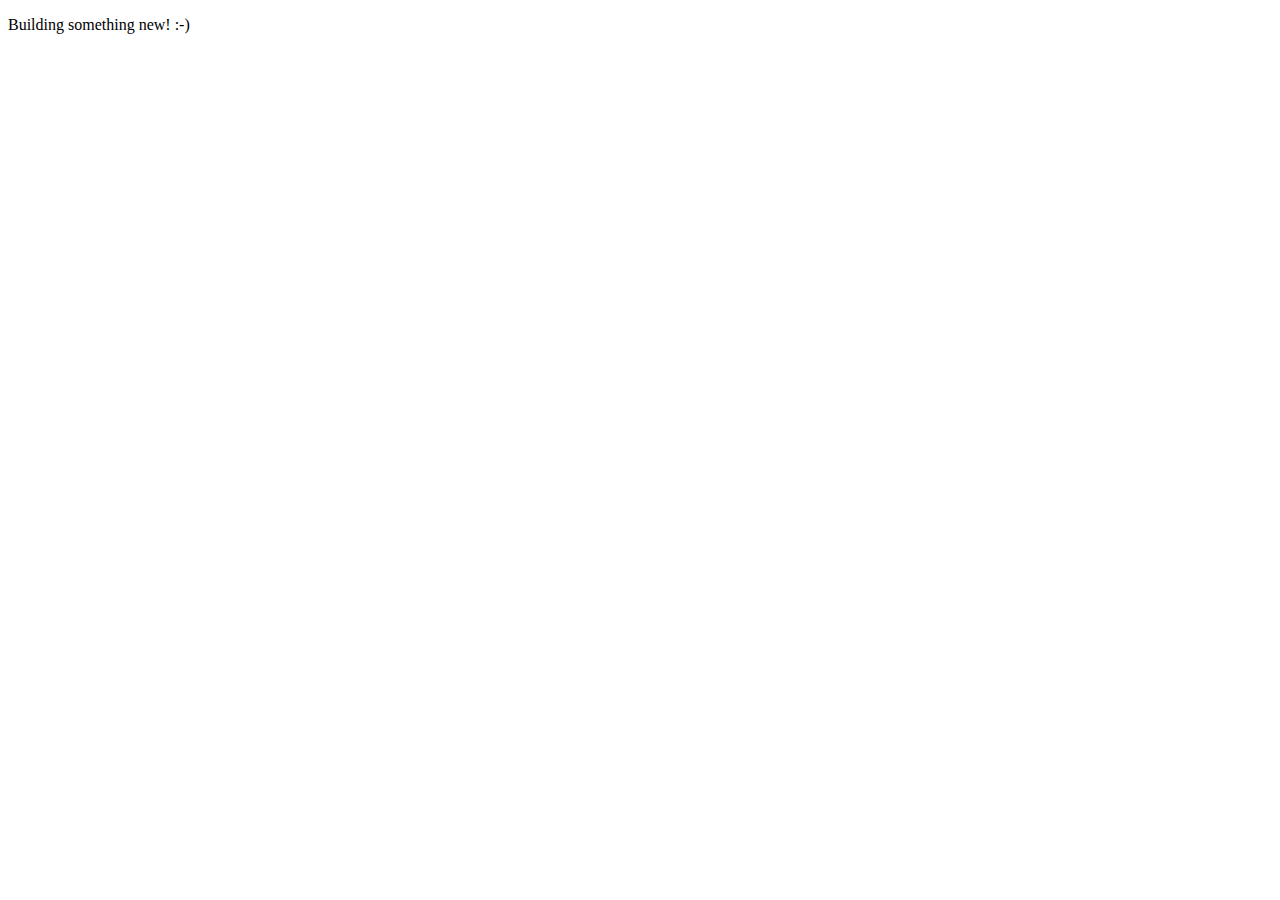
<file: index.html>
<!DOCTYPE html>
<html>
<head>
  <meta charset="utf-8">
  <meta name="viewport" content="width=device-width, initial-scale=1">
  <title>Daniel Diez</title>
</head>
<body>
  <p>Building something new! :-)</p>
</body>
</html>
</file>
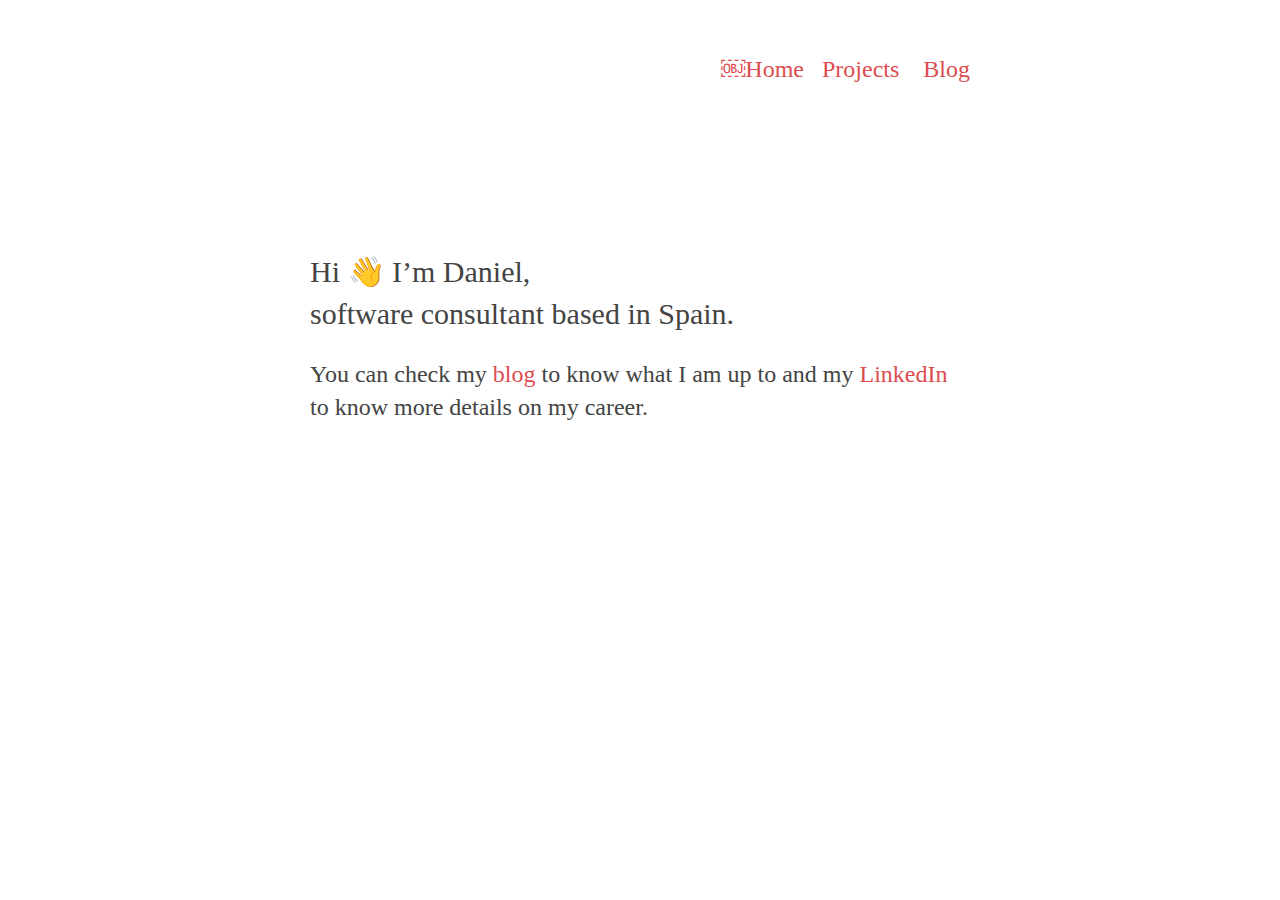
<file: panda_version/index.html>
<!DOCTYPE html>
<html>
    <head>
        <title>index</title>
        <meta charset="utf-8" />
        <meta name="viewport" content="width=device-width, initial-scale=1">
        <meta name="bear-note-unique-identifier" content="">
        <meta name="created" content=""/>
        <meta name="modified" content=""/>
        <meta name="tags" content=""/>
        <meta name="last device" content=""/>
        
    </head>
        <style>
             body {
   --base-background-color: #ffffff;
   --document-background-color: var(--base-background-color);
 }

.document-wrapper {
  /* Constants used to transform theme values to CSS */
  --transform-line-height-factor: 1.17;

  /* From template */
  --base-text-color: #444444;
  --base-text-secondary-color: #888888;
  --base-text-tertiary-color: #d9d9d9;
  --base-background-color: #ffffff;
  --base-background-secondary-color: #F3F5F7;
  --base-background-tertiary-color: #E4E5E6;
  --base-stroke-color: #d9d9d9;
  --base-stroke-secondary-color: #d9d9d9;
  --base-accent-color: #DD4C4F;
  --base-highlight-color: #D3FFA4;

  --document-background-color: var(--base-background-color);
  --document-text-color: var(--base-text-color);
  --document-text-secondary-color: var(--base-text-secondary-color);
  --document-text-light-color: var(--base-text-secondary-color);
  --document-accent-color: var(--base-accent-color);
  --document-cursor-color: var(--base-accent-color);
  --document-link-color: var(--base-accent-color);
  --document-list-marker-color: var(--base-accent-color);
  --document-marker-color: var(--base-text-tertiary-color);
  --document-selection-color: var(--base-selection-color);
  --document-selection-inactive-color: var(--base-background-tertiary-color);
  --document-text-font: "AvenirNext-Regular";
  --document-text-size: 15px;
  --document-line-height-multiplier: calc(
    1.5 * var(--transform-line-height-factor)
  );

  --document-headers-text-color: var(--base-text-color);
  --document-headers-font: "AvenirNext-Medium";
  --document-headers-modular-scale: 1.125;
  --document-headers-line-height-multiplier: calc(
    1.4 * var(--transform-line-height-factor)
  );
  --document-headers-add-top-bottom-padding: 1;
  --document-headers-padding-top-multiplier: 0.5;
  --document-headers-padding-bottom-multiplier: 0.3;

  --document-code-text-color: var(--base-text-color);
  --document-code-border-color: var(--base-text-tertiary-color);
  --document-code-background-color: var(--base-background-secondary-color);
  --document-code-font: "Menlo-Regular";
  --document-code-text-size-multiplier: 0.91;

  --document-code-syntax-highlight-comment: #65798c;
  --document-code-syntax-highlight-constant: #0095c9;
  --document-code-syntax-highlight-number: #0095c9;
  --document-code-syntax-highlight-string: #d12f1b;
  --document-code-syntax-highlight-entity: #4a838b;
  --document-code-syntax-highlight-keyword: #ad3da4;
  --document-code-syntax-highlight-function: #4a838b;
  --document-code-syntax-highlight-variable: #4a838b;

  --document-task-background-color: var(--base-background-color);
  --document-task-border-color: var(--base-text-secondary-color);
  --document-task-check-color: var(--base-text-color);

  --document-tag-background-color: var(--base-background-tertiary-color);
  --document-tag-text-color: var(--base-text-color);
  --document-tag-marker-color: var(--base-text-secondary-color);

  --document-highlighter-background-color: var(--base-highlight-color);
  --document-highlighter-text-color: var(--base-text-color);

  --document-file-fold-color: var(--base-background-tertiary-color);
  --document-file-background-color: var(--base-background-secondary-color);

  --document-separator-border-color: var(--base-stroke-secondary-color);

  --document-table-border-color: var(--base-stroke-secondary-color);
  --document-table-cell-background-color: var(--base-background-color);
  --document-table-cell-alternate-background-color: var(
    --base-background-secondary-color
  );
}

/******************************************/
/* Reset */

.document-wrapper div,
.document-wrapper span,
.document-wrapper applet,
.document-wrapper object,
.document-wrapper iframe,
.document-wrapper h1,
.document-wrapper h2,
.document-wrapper h3,
.document-wrapper h4,
.document-wrapper h5,
.document-wrapper h6,
.document-wrapper p,
.document-wrapper blockquote,
.document-wrapper pre,
.document-wrapper a,
.document-wrapper abbr,
.document-wrapper acronym,
.document-wrapper address,
.document-wrapper big,
.document-wrapper cite,
.document-wrapper code,
.document-wrapper del,
.document-wrapper dfn,
.document-wrapper em,
.document-wrapper ins,
.document-wrapper kbd,
.document-wrapper q,
.document-wrapper s,
.document-wrapper samp,
.document-wrapper small,
.document-wrapper strike,
.document-wrapper strong,
.document-wrapper tt,
.document-wrapper var,
.document-wrapper b,
.document-wrapper u,
.document-wrapper i,
.document-wrapper center,
.document-wrapper dl,
.document-wrapper dt,
.document-wrapper dd,
.document-wrapper ol,
.document-wrapper ul,
.document-wrapper li,
.document-wrapper fieldset,
.document-wrapper form,
.document-wrapper label,
.document-wrapper legend,
.document-wrapper table,
.document-wrapper caption,
.document-wrapper tbody,
.document-wrapper tfoot,
.document-wrapper thead,
.document-wrapper tr,
.document-wrapper th,
.document-wrapper td,
.document-wrapper article,
.document-wrapper aside,
.document-wrapper canvas,
.document-wrapper details,
.document-wrapper embed,
.document-wrapper figure,
.document-wrapper figcaption,
.document-wrapper footer,
.document-wrapper header,
.document-wrapper hgroup,
.document-wrapper menu,
.document-wrapper nav,
.document-wrapper output,
.document-wrapper ruby,
.document-wrapper section,
.document-wrapper summary,
.document-wrapper time,
.document-wrapper mark,
.document-wrapper audio,
.document-wrapper video {
  all:unset;
}

.document-wrapper *:before,
.document-wrapper *:after {
  all: unset;
}

/******************************************/
/* Derived CSS variables */

.document-wrapper  {
  --document-inline-padding-top-bottom: 0.25em;
  --document-inline-padding-left-right: 0.25em;

  --header-1-font-size: 2em;
  --header-2-font-size: 1.6em;
  --header-3-font-size: 1.27em;

  --document-hairline-width: calc(var(--document-text-size) / 15);
}

/******************************************/
/* General settings */

body {
  background-color: var(--document-background-color);
  text-rendering: optimizeLegibility;
}

.document-wrapper {
  box-sizing: border-box;

  background-color: var(--document-background-color);
  color: var(--document-text-color);

  font-family: var(--document-text-font);
  font-size: var(--document-text-size);
  line-height: var(--document-line-height-multiplier);

  min-height: 100%;
  max-width: 48em;
  width: 100%;
  tab-size: 4;
  margin: 0 auto;
  padding: 0 2em;
}

.document-wrapper:focus-visible {
  outline: none;
}

.document-wrapper .marker {
  color: var(--document-marker-color);
  display: none;
}

.document-wrapper [data-direction="2"] {
  direction: rtl;
}

/******************************************/
/* Paragraphs */

.document-wrapper p {
  display: block;
}

/******************************************/
/* Blank lines */

.document-wrapper p.blank-line::before {
  /* Force empty lines to take up space. */
  content: " ";
}

/******************************************/
/* Headings */

.document-wrapper h1,
.document-wrapper h2,
.document-wrapper h3,
.document-wrapper h4,
.document-wrapper h5,
.document-wrapper h6 {
  font-family: var(--document-headers-font);
  display: block;
  line-height: var(--document-headers-line-height-multiplier);
}

.document-wrapper h1 {
  font-size: var(--header-1-font-size);
  padding-block-start: 0.8em;
  padding-block-end: 0.33em;
}

.document-wrapper h2 {
  font-size: var(--header-2-font-size);
  padding-block-start: 0.66em;
  padding-block-end: 0.27em;
}

.document-wrapper h3 {
  font-size: var(--header-3-font-size);
  padding-block-start: 0.53em;
  padding-block-end: 0.27em;
}

.document-wrapper h4,
.document-wrapper h5,
.document-wrapper h6 {
  padding-block-start: 0.4em;
  padding-block-end: 0.27em;
}

/* Setext headings */

.document-wrapper h1.setext {
  border-bottom: calc(2 * var(--document-hairline-width)) solid
    var(--document-separator-border-color);
  padding-bottom: 0.6em;
  margin-bottom: 0.45em;
}

.document-wrapper h2.setext {
  border-bottom: calc(2 * var(--document-hairline-width)) solid
    var(--document-separator-border-color);
  padding-bottom: 0.6em;
  margin-bottom: 0.2em;
}

.document-wrapper .setext-heading-marker + .line-ending {
  display: none;
}

/******************************************/
/* Lists */

.document-wrapper ul,
.document-wrapper ol {
  display: block;
  padding-inline-start: 2.13em;
}

.document-wrapper li {
  display: list-item;
  color: var(--document-text-color);
}

.document-wrapper li > p {
  /* If not inline, it will be put on a new line after the list item ::marker that is inline. */
  display: inline;
}

.document-wrapper li > p > .space:first-child {
  /* Hide space used for indentation. */
  display: none;
}

/* Unordered lists */

.document-wrapper ul {
  list-style-type: disc;
}

.document-wrapper li ul {
  list-style: circle;
}

.document-wrapper li li ul {
  list-style: disc; /* should be black diamond, but that is not supported */
}

.document-wrapper li li li ul {
  list-style: circle; /* should be white diamond, but that is not supported */
}

.document-wrapper li li li li ul {
  list-style: disc;
}

.document-wrapper li li li li li ul {
  list-style: circle;
}

.document-wrapper li li li li li li ul {
  list-style: disc; /* should be black diamond, but that is not supported */
}

.document-wrapper li li li li li li li ul {
  list-style: circle; /* should be white diamond, but that is not supported */
}

.document-wrapper li::marker {
  color: var(--document-list-marker-color);
}

/* Ordered lists */

.document-wrapper ol {
  list-style-type: none;
  counter-reset: custom-list-item calc(var(--data-list-start, 1) - 1);
}

.document-wrapper ol > li {
  counter-increment: custom-list-item;
  position: relative;
}

.document-wrapper ol > li::before {
  content: counter(custom-list-item) ". ";
  color: var(--document-list-marker-color);
  position: absolute;
  transform: translate(calc(-100% - 0.33em), 0);
}

.document-wrapper ol > li[data-big-number="true"] {
  margin-inline-start: -2.05em;
}

.document-wrapper ol > li[data-big-number="true"]::before {
  position: static;
  padding-inline-end: 0.25em;
}

.document-wrapper ol > li[data-list-type="1"]:before {
  content: counter(custom-list-item) ") ";
}

.document-wrapper ol[data-direction="2"] > li::before,
.document-wrapper [data-direction="2"] ol > li::before {
  transform: translate(calc(100% + 0.33em), 0);
}

/* Task lists */

.document-wrapper li[role="checkbox"] {
  list-style: none;
  position: relative;
}

.document-wrapper li[aria-checked="true"] {
  color: var(--document-text-secondary-color);
}

.document-wrapper .todo-checkbox {
    display: inline-block;
    margin-left: -1.7em;
    margin-right: 0.5em;
}

.document-wrapper .todo-checkbox svg {
  display: inline-block;
  margin-bottom: -0.3em;
}

/******************************************/
/* Blockquote */

.document-wrapper blockquote {
  display: block;
  padding-inline-start: 2.13em;
  position: relative;
}

.document-wrapper blockquote::before {
  content: "";
  position: absolute;
  top: 0.2em;
  left: 1em;
  width: 0.13em;
  height: calc(100% - 0.4em);
  border: var(--document-hairline-width) solid var(--document-list-marker-color);
  border-radius: 0.33em;
}

.document-wrapper blockquote[data-direction="2"]::before,
.document-wrapper [data-direction="2"] blockquote::before {
  left: 0;
  right: 1em;
}

.document-wrapper blockquote::before {
  background-color: var(--document-list-marker-color);
}

.document-wrapper blockquote blockquote::before {
  background-color: transparent;
}

.document-wrapper blockquote blockquote blockquote::before {
  background-color: var(--document-list-marker-color);
}

.document-wrapper blockquote blockquote blockquote blockquote::before {
  background-color: transparent;
}

.document-wrapper blockquote blockquote blockquote blockquote blockquote::before {
  background-color: var(--document-list-marker-color);
}

.document-wrapper
  blockquote
  blockquote
  blockquote
  blockquote
  blockquote
  blockquote::before {
  background-color: transparent;
}

/******************************************/
/* Thematic breaks */

.document-wrapper hr {
  display: block;
  margin-block-start: calc(var(--document-line-height-multiplier) * 0.5em);
  margin-block-end: calc(var(--document-line-height-multiplier) * -0.5em);
  border-top: var(--document-hairline-width) solid
    var(--document-separator-border-color);
}

/******************************************/
/* Code, HTML and YAML blocks */

.document-wrapper pre {
  display: block;
  white-space: pre-wrap;
  font-family: var(--document-code-font), monospace;
  font-size: var(--document-code-text-size-multiplier);
}

.document-wrapper pre.indented-code,
.document-wrapper pre.fenced-code,
.document-wrapper pre.yaml {
  color: var(--document-code-text-color);
  background-color: var(--document-code-background-color);
  border-radius: 0.25em;
}

.document-wrapper pre.indented-code {
  /* Have indent for wrapped lines. */
  padding-inline-start: 2.13em;
}

.document-wrapper pre.fenced-code,
.document-wrapper pre.yaml {
  padding: 0 0.5em;
}

.document-wrapper .fenced-code *,
.document-wrapper .indented-code .space,
.document-wrapper .yaml-marker + .line-ending {
  display: none;
}
.document-wrapper .fenced-code-content,
.document-wrapper .fenced-code-content * {
  display: inline;
}
.document-wrapper .fenced-code-content .marker,
.document-wrapper .fenced-code-content .space {
  display: none;
}

.document-wrapper .fenced-code::before {
  /* Force empty code block to take up space by inserting a zero-width-space. */
  content: "\200B";
}

/******************************************/
/* Inline code */

.document-wrapper code {
  font-family: var(--document-code-font), monospace;
  font-size: var(--document-code-text-size-multiplier);
  padding: var(--document-inline-padding-top-bottom)
    var(--document-inline-padding-left-right);
  color: var(--document-code-text-color);
  background-color: var(--document-code-background-color);
  font-weight: normal;
  font-style: normal;
  display: block;
  border-radius: 0.25em;
}

.document-wrapper code.code-inline {
  display: inline;
}

.document-wrapper mark code {
  color: var(--document-text-color);
  background-color: var(--document-highlighter-background-color);
}

/******************************************/
/* Emphasis and strong */

.document-wrapper em,
.document-wrapper i {
  /*font-style: italic;*/
  font-family: "AvenirNext-Italic";
}

.document-wrapper strong,
.document-wrapper b {
  /*font-weight: bold;*/
  font-family: "AvenirNext-Bold";
}

/******************************************/
/* Highlight */

.document-wrapper mark {
  color: var(--document-text-color);
  background-color: var(--document-highlighter-background-color);
  text-decoration: inherit;
  padding: var(--document-inline-padding-top-bottom)
    var(--document-inline-padding-left-right);
  unicode-bidi: embed;
  border-radius: 0.25em;
}

/******************************************/
/* Underline and strike through */

.document-wrapper u {
  text-decoration: underline;
  text-decoration-color: var(--document-accent-color);
  unicode-bidi: embed;
}

.document-wrapper strike,
.document-wrapper s {
  text-decoration: line-through;
}

/******************************************/
/* Links, Wiki links, and images */

.document-wrapper a {
  color: var(--document-link-color);
  unicode-bidi: embed;
  cursor: pointer;
}

.document-wrapper a:hover {
  text-decoration: inherit;
}

.document-wrapper .link-destination,
.document-wrapper .link-title,
.document-wrapper .link-label,
.document-wrapper .link .space,
.document-wrapper .image-destination,
.document-wrapper .image-title,
.document-wrapper .image-label,
.document-wrapper .image .space {
  display: none;
}

.document-wrapper .wiki-separator-marker {
  display: inline;
  color: inherit;
}

/******************************************/
/* Link definitions */

.document-wrapper div.link-definition {
  display: block;
}

.document-wrapper .link-definition-title {
  color: var(--document-text-light-color);
}

.document-wrapper .link-definition-separator {
  display: inline;
}

/******************************************/
/* Footnotes */

.document-wrapper div.footnote {
  display: block;
}

.document-wrapper .footnote-separator {
  display: inline;
}

.document-wrapper .footnote-ref {
  font-size: 0.9em;
  vertical-align: super;
}

/******************************************/
/* Hard linebreak */

.document-wrapper .hard-linebreak-marker {
  display: none;
}

/******************************************/
/* Entities */

.document-wrapper span.entity {
  direction: ltr;
  unicode-bidi: embed;
  color: var(--document-code-syntax-highlight-entity);
}

.document-wrapper .entity-marker {
  display: inline;
}

/******************************************/
/* backslash escapes */

.document-wrapper span.escape {
  unicode-bidi: embed;
}

/******************************************/
/* Color */

.document-wrapper .color {
  font-family: var(--document-code-font), monospace;
  font-size: var(--document-code-text-size-multiplier);
  padding-inline-start: 1.2em;
  position: relative;
  direction: ltr;
  unicode-bidi: embed;
}

.document-wrapper .color::before {
  content: "";
  position: absolute;
  width: 0.9em;
  height: 0.9em;
  left: 0em;
  bottom: 0em;
  transform: translateY(-15%);
  border: var(--document-hairline-width) solid rgb(0, 0, 0, 0.3);
  border-radius: 0.9em;
  background-color: var(--data-color);
}

.document-wrapper .color-marker {
  display: inline;
}

/******************************************/
/* Hashtag */

.document-wrapper .hashtag {
  color: var(--document-tag-text-color);
  background-color: var(--document-tag-background-color);
  border-radius: 1em;
  padding: calc(
      var(--document-inline-padding-top-bottom) - 2 * var(--document-hairline-width)
    )
    calc(var(--document-inline-padding-left-right) + 0.3em);
  unicode-bidi: embed;
}

.document-wrapper .hashtag > .marker {
  display: inline;
  color: var(--document-tag-marker-color);
  padding: 0;
}

/******************************************/
/* Replace */

.document-wrapper .replace .text {
  display: none;
}

/******************************************/
/* Table */

.document-wrapper table {
  display: block; /* To allow for overflow with scroll bars. */
  max-width: fit-content;
  overflow-x: auto;
  border-collapse: separate; /* Can't use border collapse with rounded corners. */
  border-spacing: 0;
  border: var(--document-hairline-width) solid var(--document-table-border-color);
  border-radius: 0.33em;
  margin-bottom: calc(var(--document-line-height-multiplier) * 1em);
}

.document-wrapper table[data-direction="2"] {
  /* We force the ordering of the table rows to be the same as left-to-right,
  while keeping the alignment to right. */
  margin-left: auto;
  direction: ltr;
}

.document-wrapper tr {
  display: table-row;
  background-color: var(--document-table-cell-background-color);
}

.document-wrapper tr.header-row,
.document-wrapper tr:nth-child(odd) {
  background-color: var(--document-table-cell-alternate-background-color);
}

.document-wrapper tr.delimiter-row {
  display: none;
}

.document-wrapper th {
  /*font-weight: bold;*/
  font-family: "AvenirNext-Bold";
  text-align: left;
}

.document-wrapper td,
.document-wrapper th {
  box-sizing: border-box;
  display: table-cell;
  padding: 0.37em 0.75em;
  min-width: 5em;
  border-right: var(--document-hairline-width) solid
    var(--document-table-border-color);
}

.document-wrapper td:last-of-type,
.document-wrapper th:last-of-type {
  border: none;
}

.document-wrapper table[data-direction="2"] td {
  margin-left: auto;
}

.document-wrapper td[data-alignment="1"] {
  text-align: left;
}

.document-wrapper td[data-alignment="2"] {
  text-align: right;
}

.document-wrapper td[data-alignment="3"] {
  text-align: center;
}

/******************************************/
/* Code Highlighting */

.document-wrapper .code_comment {
    color: var(--document-code-syntax-highlight-comment);
}

.document-wrapper .code_constant {
    color: var(--document-code-syntax-highlight-constant);
}

.document-wrapper .code_number {
    color: var(--document-code-syntax-highlight-number);
}

.document-wrapper .code_string {
    color: var(--document-code-syntax-highlight-string);
}

.document-wrapper .code_entity {
    color: var(--document-code-syntax-highlight-entity);
}

.document-wrapper .code_keyword {
    color: var(--document-code-syntax-highlight-keyword);
}

.document-wrapper .code_function {
    color: var(--document-code-syntax-highlight-function);
}

.document-wrapper .code_variable {
    color: var(--document-code-syntax-highlight-variable);
}

/******************************************/
/* images */

.document-wrapper img {
  
  max-width: 100%;
}

/******************************************/
/* SVGs */

.document-wrapper .arrow svg #body,
.document-wrapper .arrow svg #head {
    fill: var(--base-text-color);
}

.document-wrapper .todo-checkbox svg #body {
    stroke: var(--document-task-border-color);
}

.document-wrapper .todo-checkbox svg #check {
    fill: var(--document-task-check-color);
}

.document-wrapper .todo-checkbox.todo-checked svg #body {
   opacity: 0.35;
}

.document-wrapper .todo-checkbox.todo-checked svg #check {
   opacity: 0.4;
}

        </style>
    <body>
        <div class="document-wrapper">
            <br>
<p><h2 style="text-align: right;"><pre><b><a href='/index.html'>￼Home</a>   <a href='/projects.html'>Projects</a>    <a href='/blog.html'>Blog</a></b></pre></h2></p><br>
<br>
<br>
<br>
<br>
<p><h1 style="line-height: 1.4;"><b>Hi 👋 I’m Daniel,<br>software consultant based in Spain.</b></h1></p><!--<h2 style="line-height: 1.4; margin-top: -30px">Currenly working as a consultant for Sierra Nevada.</h2> -->
<br>
<p><h2 style="line-height: 1.4; margin-top: -30px">You can check my <a href='blog.html'>blog</a> to know what I am up to and my <a href='https://www.linkedin.com/in/daniel-diez/'>LinkedIn</a> to know more details on my career.</h2></p>
        </div>
    </body>
</html>
</file>
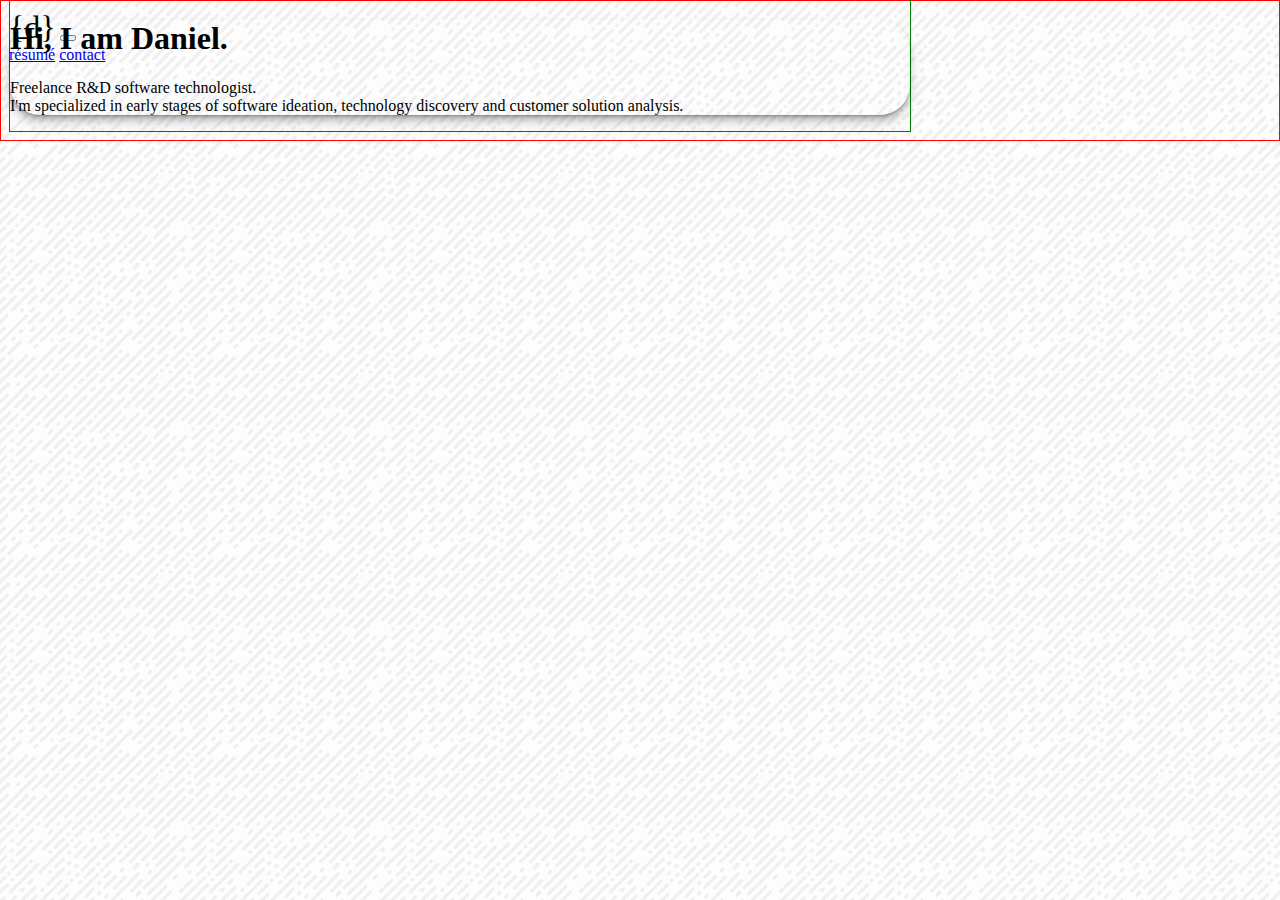
<file: index_wip.html>
<!doctype html>
<html lang="en" style="border: 1px solid red;">
  <head>
    <meta charset="utf-8">
    <meta name="viewport" content="width=device-width, initial-scale=1">
    <link href="https://cdn.jsdelivr.net/npm/bootstrap@5.1.0/dist/css/bootstrap.min.css" rel="stylesheet" integrity="sha384-KyZXEAg3QhqLMpG8r+8fhAXLRk2vvoC2f3B09zVXn8CA5QIVfZOJ3BCsw2P0p/We" crossorigin="anonymous">
    <link rel="stylesheet" href="style.css" />
    <script src="https://code.jquery.com/jquery-3.3.1.slim.min.js" integrity="sha384-q8i/X+965DzO0rT7abK41JStQIAqVgRVzpbzo5smXKp4YfRvH+8abtTE1Pi6jizo" crossorigin="anonymous"></script>
    <script src="https://cdnjs.cloudflare.com/ajax/libs/popper.js/1.14.7/umd/popper.min.js" integrity="sha384-UO2eT0CpHqdSJQ6hJty5KVphtPhzWj9WO1clHTMGa3JDZwrnQq4sF86dIHNDz0W1" crossorigin="anonymous"></script>
    <script src="https://stackpath.bootstrapcdn.com/bootstrap/4.3.1/js/bootstrap.min.js" integrity="sha384-JjSmVgyd0p3pXB1rRibZUAYoIIy6OrQ6VrjIEaFf/nJGzIxFDsf4x0xIM+B07jRM" crossorigin="anonymous"></script>
    <title>{danieldiez}</title>
  </head>
  <body style="background-image: url('resources/funky-lines.png');">
    <!-- <div class="container-sm" style="text-align: center; max-width: 1000px;"> -->
          <nav class="navbar navbar-expand-md navbar-light bg-light sticky-top">
        <div class="container-fluid" style="max-width: 900px;">
          <span class="navbar-brand mb-0 h1" style="font-size: xx-large">{d}</span>
            <button class="navbar-toggler" type="button" data-bs-toggle="collapse" data-bs-target="#navbarNavAltMarkup" aria-controls="navbarNavAltMarkup" aria-expanded="false" aria-label="Toggle navigation">
            <span class="navbar-toggler-icon"></span>
            </button>
            <div class="collapse navbar-collapse" id="navbarNavAltMarkup">
            <div class="navbar-nav ms-auto">
              <a class="nav-link text-black" href="#">résumé</a>
              <a class="nav-link text-black" href="#">contact</a>
            </div>
          </div>
        </div>
      </nav>
        
          
      <div class="container-fluid d-flex py-5 align-items-center vh-100" style="text-align: left; max-width: 900px; border: 1px solid green; margin-top: -66px;">
        <div class="mb-4 bg-white shadow-shorter" style="border-radius: 30px;">
          <div class="row align-intems-md-stretch">
            <div class="col-lg-4 d-none d-lg-block d-xl-block">
              <div class="h-100 text-white" style="background-size: cover ; background-image: url('../resources/foto.jpeg'); border-top-left-radius: 30px; border-bottom-left-radius: 30px;"></div>
            </div>
            <div class="p-5 col-lg-8">
              <h1 class="display-5 fw-bold collapse.show">Hi, I am Daniel.</h1>
              <p class="col-md-12 fs-5 lead"> Freelance R&D software technologist.<br>I'm specialized in early stages of software ideation, technology discovery and  customer solution analysis.<!--  and solution prototyping. -->
              </p>
            </div>
          </div>
          <div class="row align-intems-md-stretch">
<!--               <div id="accordion">
                <div class="card" style="border: none;">
                  <div class="card-header" id="technologyHeader" style="border-radius: 0px; border: none;">
                    <div class="d-grid gap-2">
                      <button class="btn fs-5 fw-bold" style="text-align: left;" type="button" data-toggle="collapse" data-target="#technologyCollapse" aria-expanded="false" aria-controls="technologyCollapse">
                      Relevant projects
                    </button>
                    </div>
                  </div>
                </div>

                <div id="technologyCollapse" class="collapse" aria-labelledby="technologyHeader" data-parent="#accordion">
                  <div class="card-body px-4 fs-6">
                    <p class="col-md-9">IoT security<br>Role: technical project lead<br>This project was about something super cool I need to write hire so you hire me. Ain't it cool?</p>
                    <p class="col-md-9">Something else</p>
                  </div>
                  
                </div> -->

                <!-- <div class="card" style="border: none; border-bottom-right-radius: 4px;">
                  <div class="card-header" id="triviaHeader" style="border-radius: 0px; border: none;">
                    <button class="btn fs-5" data-toggle="collapse" data-target="#triviaCollapse" aria-expanded="false" aria-controls="triviaCollapse">
                      Esto es otro header
                    </button>
                  </div>
                </div>

                <div id="triviaCollapse" class="collapse" aria-labelledby="triviaHeader" data-parent="#accordion">
                  <div class="card-body" style="border-top: blue;">
                    wtf
                  </div>
                  
                </div> -->



              </div>             
          </div>
        </div>

<!--         <div class="mb-4 bg-white rounded-3">
          <div class="row align-intems-md-stretch">
            <div class="col-lg-12 py-2 px-5">
              <button class="btn fw-bold" type="button" data-toggle="collapse" data-target="#technCollapse" aria-expanded="false" aria-controls="technCollapse">Technologies</button>
            </div>
          </div>
          <div class="row align-intems-md-stretch">
            <div class="col-lg-12">
              <div class="collapse multi-collapse" id="technCollapse">
                  Qué me estás container
              </div>
            </div>
          </div>
        </div> -->
                  
        <!-- <div class="mb-4 rounded-3">
          <div class="p-5 col-lg-10">
            <h1 class="display-6 fw-bold">/me</h1>
            <p class="col-md-12 fs-5 lead"> Born in Spain, I developed my whole career between Germany and Switzerland where I had the opportunity to work with extraordinary people from all around the globe. <...> you won't find in me an specialist but rather a multidisciplinary </p>
          </div>
        </div> -->
      </div>
    <!-- </div> -->
  </body>
</html>
</file>
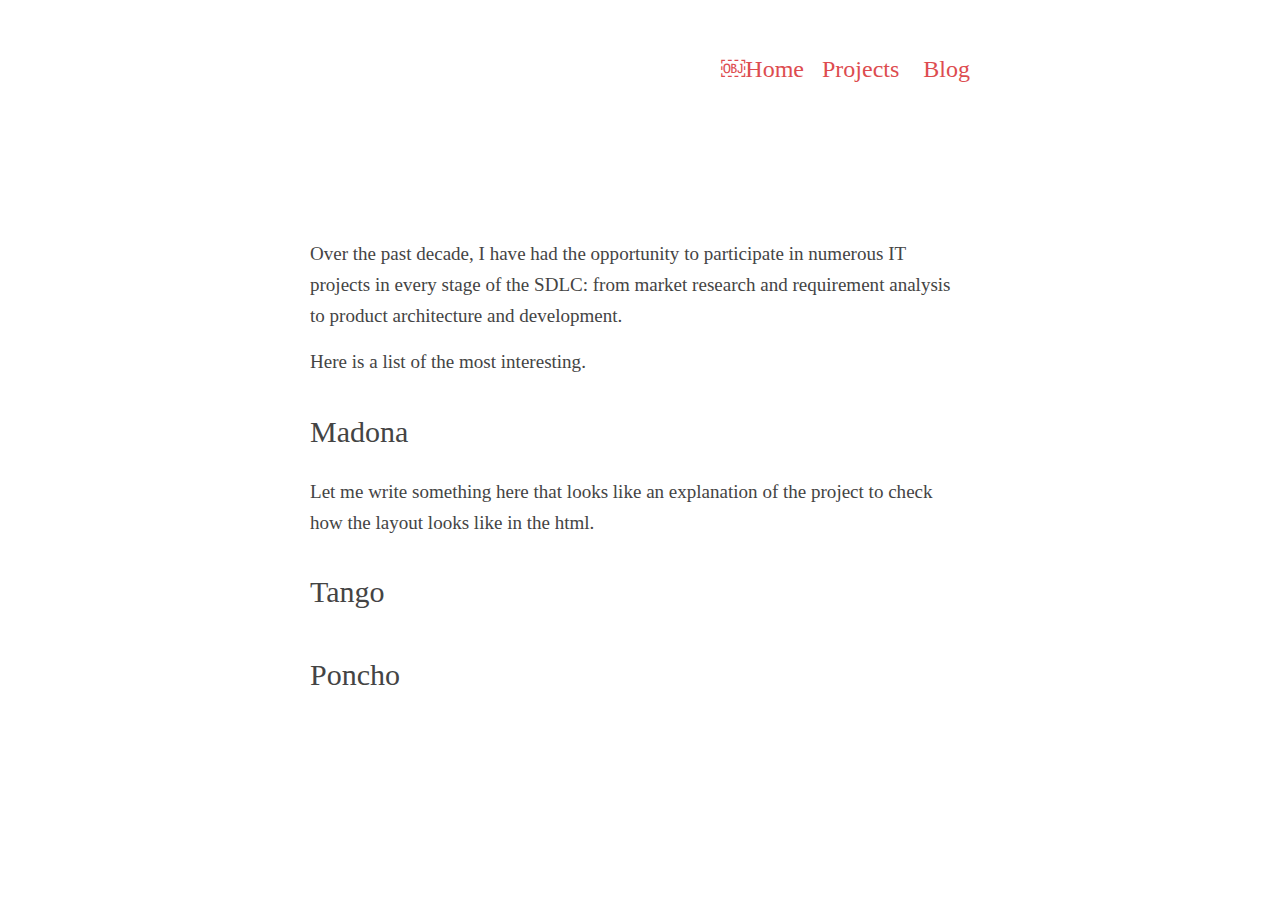
<file: projects_wip.html>
<!DOCTYPE html>
<html>
    <head>
        <title>projects_wip</title>
        <meta charset="utf-8" />
        <meta name="viewport" content="width=device-width, initial-scale=1">
        <meta name="bear-note-unique-identifier" content="">
        <meta name="created" content=""/>
        <meta name="modified" content=""/>
        <meta name="tags" content=""/>
        <meta name="last device" content=""/>
        
    </head>
        <style>
             body {
   --base-background-color: #ffffff;
   --document-background-color: var(--base-background-color);
 }

.document-wrapper {
  /* Constants used to transform theme values to CSS */
  --transform-line-height-factor: 1.17;

  /* From template */
  --base-text-color: #444444;
  --base-text-secondary-color: #888888;
  --base-text-tertiary-color: #d9d9d9;
  --base-background-color: #ffffff;
  --base-background-secondary-color: #F3F5F7;
  --base-background-tertiary-color: #E4E5E6;
  --base-stroke-color: #d9d9d9;
  --base-stroke-secondary-color: #d9d9d9;
  --base-accent-color: #DD4C4F;
  --base-highlight-color: #D3FFA4;

  --document-background-color: var(--base-background-color);
  --document-text-color: var(--base-text-color);
  --document-text-secondary-color: var(--base-text-secondary-color);
  --document-text-light-color: var(--base-text-secondary-color);
  --document-accent-color: var(--base-accent-color);
  --document-cursor-color: var(--base-accent-color);
  --document-link-color: var(--base-accent-color);
  --document-list-marker-color: var(--base-accent-color);
  --document-marker-color: var(--base-text-tertiary-color);
  --document-selection-color: var(--base-selection-color);
  --document-selection-inactive-color: var(--base-background-tertiary-color);
  --document-text-font: "AvenirNext-Regular";
  --document-text-size: 15px;
  --document-line-height-multiplier: calc(
    1.5 * var(--transform-line-height-factor)
  );

  --document-headers-text-color: var(--base-text-color);
  --document-headers-font: "AvenirNext-Medium";
  --document-headers-modular-scale: 1.125;
  --document-headers-line-height-multiplier: calc(
    1.4 * var(--transform-line-height-factor)
  );
  --document-headers-add-top-bottom-padding: 1;
  --document-headers-padding-top-multiplier: 0.5;
  --document-headers-padding-bottom-multiplier: 0.3;

  --document-code-text-color: var(--base-text-color);
  --document-code-border-color: var(--base-text-tertiary-color);
  --document-code-background-color: var(--base-background-secondary-color);
  --document-code-font: "Menlo-Regular";
  --document-code-text-size-multiplier: 0.91;

  --document-code-syntax-highlight-comment: #65798c;
  --document-code-syntax-highlight-constant: #0095c9;
  --document-code-syntax-highlight-number: #0095c9;
  --document-code-syntax-highlight-string: #d12f1b;
  --document-code-syntax-highlight-entity: #4a838b;
  --document-code-syntax-highlight-keyword: #ad3da4;
  --document-code-syntax-highlight-function: #4a838b;
  --document-code-syntax-highlight-variable: #4a838b;

  --document-task-background-color: var(--base-background-color);
  --document-task-border-color: var(--base-text-secondary-color);
  --document-task-check-color: var(--base-text-color);

  --document-tag-background-color: var(--base-background-tertiary-color);
  --document-tag-text-color: var(--base-text-color);
  --document-tag-marker-color: var(--base-text-secondary-color);

  --document-highlighter-background-color: var(--base-highlight-color);
  --document-highlighter-text-color: var(--base-text-color);

  --document-file-fold-color: var(--base-background-tertiary-color);
  --document-file-background-color: var(--base-background-secondary-color);

  --document-separator-border-color: var(--base-stroke-secondary-color);

  --document-table-border-color: var(--base-stroke-secondary-color);
  --document-table-cell-background-color: var(--base-background-color);
  --document-table-cell-alternate-background-color: var(
    --base-background-secondary-color
  );
}

/******************************************/
/* Reset */

.document-wrapper div,
.document-wrapper span,
.document-wrapper applet,
.document-wrapper object,
.document-wrapper iframe,
.document-wrapper h1,
.document-wrapper h2,
.document-wrapper h3,
.document-wrapper h4,
.document-wrapper h5,
.document-wrapper h6,
.document-wrapper p,
.document-wrapper blockquote,
.document-wrapper pre,
.document-wrapper a,
.document-wrapper abbr,
.document-wrapper acronym,
.document-wrapper address,
.document-wrapper big,
.document-wrapper cite,
.document-wrapper code,
.document-wrapper del,
.document-wrapper dfn,
.document-wrapper em,
.document-wrapper ins,
.document-wrapper kbd,
.document-wrapper q,
.document-wrapper s,
.document-wrapper samp,
.document-wrapper small,
.document-wrapper strike,
.document-wrapper strong,
.document-wrapper tt,
.document-wrapper var,
.document-wrapper b,
.document-wrapper u,
.document-wrapper i,
.document-wrapper center,
.document-wrapper dl,
.document-wrapper dt,
.document-wrapper dd,
.document-wrapper ol,
.document-wrapper ul,
.document-wrapper li,
.document-wrapper fieldset,
.document-wrapper form,
.document-wrapper label,
.document-wrapper legend,
.document-wrapper table,
.document-wrapper caption,
.document-wrapper tbody,
.document-wrapper tfoot,
.document-wrapper thead,
.document-wrapper tr,
.document-wrapper th,
.document-wrapper td,
.document-wrapper article,
.document-wrapper aside,
.document-wrapper canvas,
.document-wrapper details,
.document-wrapper embed,
.document-wrapper figure,
.document-wrapper figcaption,
.document-wrapper footer,
.document-wrapper header,
.document-wrapper hgroup,
.document-wrapper menu,
.document-wrapper nav,
.document-wrapper output,
.document-wrapper ruby,
.document-wrapper section,
.document-wrapper summary,
.document-wrapper time,
.document-wrapper mark,
.document-wrapper audio,
.document-wrapper video {
  all:unset;
}

.document-wrapper *:before,
.document-wrapper *:after {
  all: unset;
}

/******************************************/
/* Derived CSS variables */

.document-wrapper  {
  --document-inline-padding-top-bottom: 0.25em;
  --document-inline-padding-left-right: 0.25em;

  --header-1-font-size: 2em;
  --header-2-font-size: 1.6em;
  --header-3-font-size: 1.27em;

  --document-hairline-width: calc(var(--document-text-size) / 15);
}

/******************************************/
/* General settings */

body {
  background-color: var(--document-background-color);
  text-rendering: optimizeLegibility;
}

.document-wrapper {
  box-sizing: border-box;

  background-color: var(--document-background-color);
  color: var(--document-text-color);

  font-family: var(--document-text-font);
  font-size: var(--document-text-size);
  line-height: var(--document-line-height-multiplier);

  min-height: 100%;
  max-width: 48em;
  width: 100%;
  tab-size: 4;
  margin: 0 auto;
  padding: 0 2em;
}

.document-wrapper:focus-visible {
  outline: none;
}

.document-wrapper .marker {
  color: var(--document-marker-color);
  display: none;
}

.document-wrapper [data-direction="2"] {
  direction: rtl;
}

/******************************************/
/* Paragraphs */

.document-wrapper p {
  display: block;
}

/******************************************/
/* Blank lines */

.document-wrapper p.blank-line::before {
  /* Force empty lines to take up space. */
  content: " ";
}

/******************************************/
/* Headings */

.document-wrapper h1,
.document-wrapper h2,
.document-wrapper h3,
.document-wrapper h4,
.document-wrapper h5,
.document-wrapper h6 {
  font-family: var(--document-headers-font);
  display: block;
  line-height: var(--document-headers-line-height-multiplier);
}

.document-wrapper h1 {
  font-size: var(--header-1-font-size);
  padding-block-start: 0.8em;
  padding-block-end: 0.33em;
}

.document-wrapper h2 {
  font-size: var(--header-2-font-size);
  padding-block-start: 0.66em;
  padding-block-end: 0.27em;
}

.document-wrapper h3 {
  font-size: var(--header-3-font-size);
  padding-block-start: 0.53em;
  padding-block-end: 0.27em;
}

.document-wrapper h4,
.document-wrapper h5,
.document-wrapper h6 {
  padding-block-start: 0.4em;
  padding-block-end: 0.27em;
}

/* Setext headings */

.document-wrapper h1.setext {
  border-bottom: calc(2 * var(--document-hairline-width)) solid
    var(--document-separator-border-color);
  padding-bottom: 0.6em;
  margin-bottom: 0.45em;
}

.document-wrapper h2.setext {
  border-bottom: calc(2 * var(--document-hairline-width)) solid
    var(--document-separator-border-color);
  padding-bottom: 0.6em;
  margin-bottom: 0.2em;
}

.document-wrapper .setext-heading-marker + .line-ending {
  display: none;
}

/******************************************/
/* Lists */

.document-wrapper ul,
.document-wrapper ol {
  display: block;
  padding-inline-start: 2.13em;
}

.document-wrapper li {
  display: list-item;
  color: var(--document-text-color);
}

.document-wrapper li > p {
  /* If not inline, it will be put on a new line after the list item ::marker that is inline. */
  display: inline;
}

.document-wrapper li > p > .space:first-child {
  /* Hide space used for indentation. */
  display: none;
}

/* Unordered lists */

.document-wrapper ul {
  list-style-type: disc;
}

.document-wrapper li ul {
  list-style: circle;
}

.document-wrapper li li ul {
  list-style: disc; /* should be black diamond, but that is not supported */
}

.document-wrapper li li li ul {
  list-style: circle; /* should be white diamond, but that is not supported */
}

.document-wrapper li li li li ul {
  list-style: disc;
}

.document-wrapper li li li li li ul {
  list-style: circle;
}

.document-wrapper li li li li li li ul {
  list-style: disc; /* should be black diamond, but that is not supported */
}

.document-wrapper li li li li li li li ul {
  list-style: circle; /* should be white diamond, but that is not supported */
}

.document-wrapper li::marker {
  color: var(--document-list-marker-color);
}

/* Ordered lists */

.document-wrapper ol {
  list-style-type: none;
  counter-reset: custom-list-item calc(var(--data-list-start, 1) - 1);
}

.document-wrapper ol > li {
  counter-increment: custom-list-item;
  position: relative;
}

.document-wrapper ol > li::before {
  content: counter(custom-list-item) ". ";
  color: var(--document-list-marker-color);
  position: absolute;
  transform: translate(calc(-100% - 0.33em), 0);
}

.document-wrapper ol > li[data-big-number="true"] {
  margin-inline-start: -2.05em;
}

.document-wrapper ol > li[data-big-number="true"]::before {
  position: static;
  padding-inline-end: 0.25em;
}

.document-wrapper ol > li[data-list-type="1"]:before {
  content: counter(custom-list-item) ") ";
}

.document-wrapper ol[data-direction="2"] > li::before,
.document-wrapper [data-direction="2"] ol > li::before {
  transform: translate(calc(100% + 0.33em), 0);
}

/* Task lists */

.document-wrapper li[role="checkbox"] {
  list-style: none;
  position: relative;
}

.document-wrapper li[aria-checked="true"] {
  color: var(--document-text-secondary-color);
}

.document-wrapper .todo-checkbox {
    display: inline-block;
    margin-left: -1.7em;
    margin-right: 0.5em;
}

.document-wrapper .todo-checkbox svg {
  display: inline-block;
  margin-bottom: -0.3em;
}

/******************************************/
/* Blockquote */

.document-wrapper blockquote {
  display: block;
  padding-inline-start: 2.13em;
  position: relative;
}

.document-wrapper blockquote::before {
  content: "";
  position: absolute;
  top: 0.2em;
  left: 1em;
  width: 0.13em;
  height: calc(100% - 0.4em);
  border: var(--document-hairline-width) solid var(--document-list-marker-color);
  border-radius: 0.33em;
}

.document-wrapper blockquote[data-direction="2"]::before,
.document-wrapper [data-direction="2"] blockquote::before {
  left: 0;
  right: 1em;
}

.document-wrapper blockquote::before {
  background-color: var(--document-list-marker-color);
}

.document-wrapper blockquote blockquote::before {
  background-color: transparent;
}

.document-wrapper blockquote blockquote blockquote::before {
  background-color: var(--document-list-marker-color);
}

.document-wrapper blockquote blockquote blockquote blockquote::before {
  background-color: transparent;
}

.document-wrapper blockquote blockquote blockquote blockquote blockquote::before {
  background-color: var(--document-list-marker-color);
}

.document-wrapper
  blockquote
  blockquote
  blockquote
  blockquote
  blockquote
  blockquote::before {
  background-color: transparent;
}

/******************************************/
/* Thematic breaks */

.document-wrapper hr {
  display: block;
  margin-block-start: calc(var(--document-line-height-multiplier) * 0.5em);
  margin-block-end: calc(var(--document-line-height-multiplier) * -0.5em);
  border-top: var(--document-hairline-width) solid
    var(--document-separator-border-color);
}

/******************************************/
/* Code, HTML and YAML blocks */

.document-wrapper pre {
  display: block;
  white-space: pre-wrap;
  font-family: var(--document-code-font), monospace;
  font-size: var(--document-code-text-size-multiplier);
}

.document-wrapper pre.indented-code,
.document-wrapper pre.fenced-code,
.document-wrapper pre.yaml {
  color: var(--document-code-text-color);
  background-color: var(--document-code-background-color);
  border-radius: 0.25em;
}

.document-wrapper pre.indented-code {
  /* Have indent for wrapped lines. */
  padding-inline-start: 2.13em;
}

.document-wrapper pre.fenced-code,
.document-wrapper pre.yaml {
  padding: 0 0.5em;
}

.document-wrapper .fenced-code *,
.document-wrapper .indented-code .space,
.document-wrapper .yaml-marker + .line-ending {
  display: none;
}
.document-wrapper .fenced-code-content,
.document-wrapper .fenced-code-content * {
  display: inline;
}
.document-wrapper .fenced-code-content .marker,
.document-wrapper .fenced-code-content .space {
  display: none;
}

.document-wrapper .fenced-code::before {
  /* Force empty code block to take up space by inserting a zero-width-space. */
  content: "\200B";
}

/******************************************/
/* Inline code */

.document-wrapper code {
  font-family: var(--document-code-font), monospace;
  font-size: var(--document-code-text-size-multiplier);
  padding: var(--document-inline-padding-top-bottom)
    var(--document-inline-padding-left-right);
  color: var(--document-code-text-color);
  background-color: var(--document-code-background-color);
  font-weight: normal;
  font-style: normal;
  display: block;
  border-radius: 0.25em;
}

.document-wrapper code.code-inline {
  display: inline;
}

.document-wrapper mark code {
  color: var(--document-text-color);
  background-color: var(--document-highlighter-background-color);
}

/******************************************/
/* Emphasis and strong */

.document-wrapper em,
.document-wrapper i {
  /*font-style: italic;*/
  font-family: "AvenirNext-Italic";
}

.document-wrapper strong,
.document-wrapper b {
  /*font-weight: bold;*/
  font-family: "AvenirNext-Bold";
}

/******************************************/
/* Highlight */

.document-wrapper mark {
  color: var(--document-text-color);
  background-color: var(--document-highlighter-background-color);
  text-decoration: inherit;
  padding: var(--document-inline-padding-top-bottom)
    var(--document-inline-padding-left-right);
  unicode-bidi: embed;
  border-radius: 0.25em;
}

/******************************************/
/* Underline and strike through */

.document-wrapper u {
  text-decoration: underline;
  text-decoration-color: var(--document-accent-color);
  unicode-bidi: embed;
}

.document-wrapper strike,
.document-wrapper s {
  text-decoration: line-through;
}

/******************************************/
/* Links, Wiki links, and images */

.document-wrapper a {
  color: var(--document-link-color);
  unicode-bidi: embed;
  cursor: pointer;
}

.document-wrapper a:hover {
  text-decoration: inherit;
}

.document-wrapper .link-destination,
.document-wrapper .link-title,
.document-wrapper .link-label,
.document-wrapper .link .space,
.document-wrapper .image-destination,
.document-wrapper .image-title,
.document-wrapper .image-label,
.document-wrapper .image .space {
  display: none;
}

.document-wrapper .wiki-separator-marker {
  display: inline;
  color: inherit;
}

/******************************************/
/* Link definitions */

.document-wrapper div.link-definition {
  display: block;
}

.document-wrapper .link-definition-title {
  color: var(--document-text-light-color);
}

.document-wrapper .link-definition-separator {
  display: inline;
}

/******************************************/
/* Footnotes */

.document-wrapper div.footnote {
  display: block;
}

.document-wrapper .footnote-separator {
  display: inline;
}

.document-wrapper .footnote-ref {
  font-size: 0.9em;
  vertical-align: super;
}

/******************************************/
/* Hard linebreak */

.document-wrapper .hard-linebreak-marker {
  display: none;
}

/******************************************/
/* Entities */

.document-wrapper span.entity {
  direction: ltr;
  unicode-bidi: embed;
  color: var(--document-code-syntax-highlight-entity);
}

.document-wrapper .entity-marker {
  display: inline;
}

/******************************************/
/* backslash escapes */

.document-wrapper span.escape {
  unicode-bidi: embed;
}

/******************************************/
/* Color */

.document-wrapper .color {
  font-family: var(--document-code-font), monospace;
  font-size: var(--document-code-text-size-multiplier);
  padding-inline-start: 1.2em;
  position: relative;
  direction: ltr;
  unicode-bidi: embed;
}

.document-wrapper .color::before {
  content: "";
  position: absolute;
  width: 0.9em;
  height: 0.9em;
  left: 0em;
  bottom: 0em;
  transform: translateY(-15%);
  border: var(--document-hairline-width) solid rgb(0, 0, 0, 0.3);
  border-radius: 0.9em;
  background-color: var(--data-color);
}

.document-wrapper .color-marker {
  display: inline;
}

/******************************************/
/* Hashtag */

.document-wrapper .hashtag {
  color: var(--document-tag-text-color);
  background-color: var(--document-tag-background-color);
  border-radius: 1em;
  padding: calc(
      var(--document-inline-padding-top-bottom) - 2 * var(--document-hairline-width)
    )
    calc(var(--document-inline-padding-left-right) + 0.3em);
  unicode-bidi: embed;
}

.document-wrapper .hashtag > .marker {
  display: inline;
  color: var(--document-tag-marker-color);
  padding: 0;
}

/******************************************/
/* Replace */

.document-wrapper .replace .text {
  display: none;
}

/******************************************/
/* Table */

.document-wrapper table {
  display: block; /* To allow for overflow with scroll bars. */
  max-width: fit-content;
  overflow-x: auto;
  border-collapse: separate; /* Can't use border collapse with rounded corners. */
  border-spacing: 0;
  border: var(--document-hairline-width) solid var(--document-table-border-color);
  border-radius: 0.33em;
  margin-bottom: calc(var(--document-line-height-multiplier) * 1em);
}

.document-wrapper table[data-direction="2"] {
  /* We force the ordering of the table rows to be the same as left-to-right,
  while keeping the alignment to right. */
  margin-left: auto;
  direction: ltr;
}

.document-wrapper tr {
  display: table-row;
  background-color: var(--document-table-cell-background-color);
}

.document-wrapper tr.header-row,
.document-wrapper tr:nth-child(odd) {
  background-color: var(--document-table-cell-alternate-background-color);
}

.document-wrapper tr.delimiter-row {
  display: none;
}

.document-wrapper th {
  /*font-weight: bold;*/
  font-family: "AvenirNext-Bold";
  text-align: left;
}

.document-wrapper td,
.document-wrapper th {
  box-sizing: border-box;
  display: table-cell;
  padding: 0.37em 0.75em;
  min-width: 5em;
  border-right: var(--document-hairline-width) solid
    var(--document-table-border-color);
}

.document-wrapper td:last-of-type,
.document-wrapper th:last-of-type {
  border: none;
}

.document-wrapper table[data-direction="2"] td {
  margin-left: auto;
}

.document-wrapper td[data-alignment="1"] {
  text-align: left;
}

.document-wrapper td[data-alignment="2"] {
  text-align: right;
}

.document-wrapper td[data-alignment="3"] {
  text-align: center;
}

/******************************************/
/* Code Highlighting */

.document-wrapper .code_comment {
    color: var(--document-code-syntax-highlight-comment);
}

.document-wrapper .code_constant {
    color: var(--document-code-syntax-highlight-constant);
}

.document-wrapper .code_number {
    color: var(--document-code-syntax-highlight-number);
}

.document-wrapper .code_string {
    color: var(--document-code-syntax-highlight-string);
}

.document-wrapper .code_entity {
    color: var(--document-code-syntax-highlight-entity);
}

.document-wrapper .code_keyword {
    color: var(--document-code-syntax-highlight-keyword);
}

.document-wrapper .code_function {
    color: var(--document-code-syntax-highlight-function);
}

.document-wrapper .code_variable {
    color: var(--document-code-syntax-highlight-variable);
}

/******************************************/
/* images */

.document-wrapper img {
  
  max-width: 100%;
}

/******************************************/
/* SVGs */

.document-wrapper .arrow svg #body,
.document-wrapper .arrow svg #head {
    fill: var(--base-text-color);
}

.document-wrapper .todo-checkbox svg #body {
    stroke: var(--document-task-border-color);
}

.document-wrapper .todo-checkbox svg #check {
    fill: var(--document-task-check-color);
}

.document-wrapper .todo-checkbox.todo-checked svg #body {
   opacity: 0.35;
}

.document-wrapper .todo-checkbox.todo-checked svg #check {
   opacity: 0.4;
}

        </style>
    <body>
        <div class="document-wrapper">
            <br>
<p><h2 style="text-align: right;"><pre><b><a href='/index.html'>￼Home</a>   <a href='/projects.html'>Projects</a>    <a href='/blog.html'>Blog</a></b></pre></h2></p><br>
<br>
<br>
<br>
<br>
<h3 id='Over the past decade, I have had the opportunity to participate in numerous IT projects in every stage of the SDLC: from market research and requirement analysis to product architecture and development.'>Over the past decade, I have had the opportunity to participate in numerous IT projects in every stage of the SDLC: from market research and requirement analysis to product architecture and development.</h3><h3 id='Here is a list of the most interesting.'>Here is a list of the most interesting.</h3><h1 id='*Madona*'><i>Madona</i></h1><h3 id='Let me write something here that looks like an explanation of the project to check how the layout looks like in the html.'>Let me write something here that looks like an explanation of the project to check how the layout looks like in the html.</h3><h1 id='*Tango*'><i>Tango</i></h1><h1 id='*Poncho*'><i>Poncho</i></h1>
        </div>
    </body>
</html>
</file>
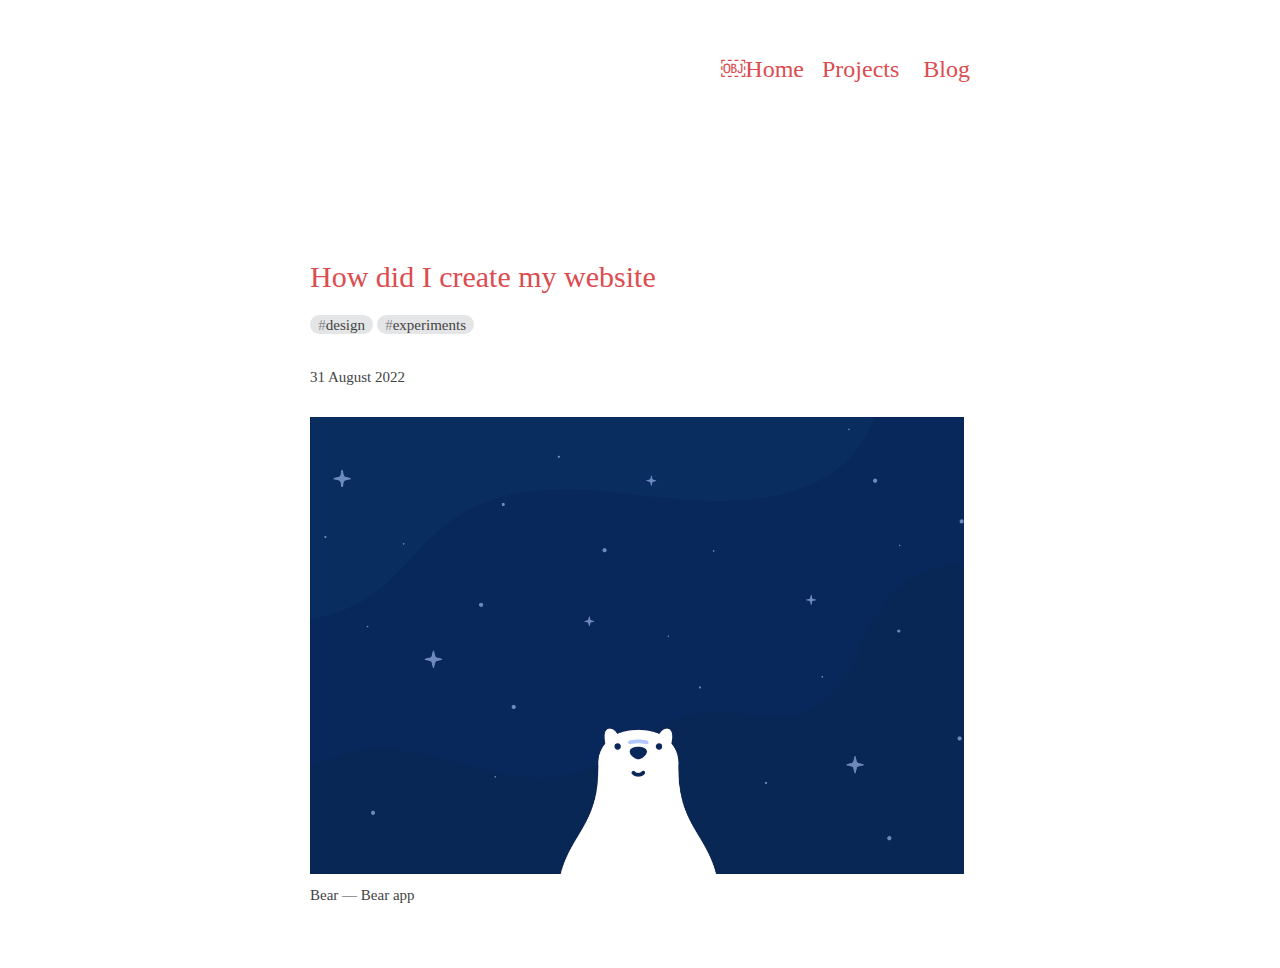
<file: panda_version/blog.html>
<!DOCTYPE html>
<html>
    <head>
        <title>blog</title>
        <meta charset="utf-8" />
        <meta name="viewport" content="width=device-width, initial-scale=1">
        <meta name="bear-note-unique-identifier" content="">
        <meta name="created" content=""/>
        <meta name="modified" content=""/>
        <meta name="tags" content=""/>
        <meta name="last device" content=""/>
        
    </head>
        <style>
             body {
   --base-background-color: #ffffff;
   --document-background-color: var(--base-background-color);
 }

.document-wrapper {
  /* Constants used to transform theme values to CSS */
  --transform-line-height-factor: 1.17;

  /* From template */
  --base-text-color: #444444;
  --base-text-secondary-color: #888888;
  --base-text-tertiary-color: #d9d9d9;
  --base-background-color: #ffffff;
  --base-background-secondary-color: #F3F5F7;
  --base-background-tertiary-color: #E4E5E6;
  --base-stroke-color: #d9d9d9;
  --base-stroke-secondary-color: #d9d9d9;
  --base-accent-color: #DD4C4F;
  --base-highlight-color: #D3FFA4;

  --document-background-color: var(--base-background-color);
  --document-text-color: var(--base-text-color);
  --document-text-secondary-color: var(--base-text-secondary-color);
  --document-text-light-color: var(--base-text-secondary-color);
  --document-accent-color: var(--base-accent-color);
  --document-cursor-color: var(--base-accent-color);
  --document-link-color: var(--base-accent-color);
  --document-list-marker-color: var(--base-accent-color);
  --document-marker-color: var(--base-text-tertiary-color);
  --document-selection-color: var(--base-selection-color);
  --document-selection-inactive-color: var(--base-background-tertiary-color);
  --document-text-font: "AvenirNext-Regular";
  --document-text-size: 15px;
  --document-line-height-multiplier: calc(
    1.5 * var(--transform-line-height-factor)
  );

  --document-headers-text-color: var(--base-text-color);
  --document-headers-font: "AvenirNext-Medium";
  --document-headers-modular-scale: 1.125;
  --document-headers-line-height-multiplier: calc(
    1.4 * var(--transform-line-height-factor)
  );
  --document-headers-add-top-bottom-padding: 1;
  --document-headers-padding-top-multiplier: 0.5;
  --document-headers-padding-bottom-multiplier: 0.3;

  --document-code-text-color: var(--base-text-color);
  --document-code-border-color: var(--base-text-tertiary-color);
  --document-code-background-color: var(--base-background-secondary-color);
  --document-code-font: "Menlo-Regular";
  --document-code-text-size-multiplier: 0.91;

  --document-code-syntax-highlight-comment: #65798c;
  --document-code-syntax-highlight-constant: #0095c9;
  --document-code-syntax-highlight-number: #0095c9;
  --document-code-syntax-highlight-string: #d12f1b;
  --document-code-syntax-highlight-entity: #4a838b;
  --document-code-syntax-highlight-keyword: #ad3da4;
  --document-code-syntax-highlight-function: #4a838b;
  --document-code-syntax-highlight-variable: #4a838b;

  --document-task-background-color: var(--base-background-color);
  --document-task-border-color: var(--base-text-secondary-color);
  --document-task-check-color: var(--base-text-color);

  --document-tag-background-color: var(--base-background-tertiary-color);
  --document-tag-text-color: var(--base-text-color);
  --document-tag-marker-color: var(--base-text-secondary-color);

  --document-highlighter-background-color: var(--base-highlight-color);
  --document-highlighter-text-color: var(--base-text-color);

  --document-file-fold-color: var(--base-background-tertiary-color);
  --document-file-background-color: var(--base-background-secondary-color);

  --document-separator-border-color: var(--base-stroke-secondary-color);

  --document-table-border-color: var(--base-stroke-secondary-color);
  --document-table-cell-background-color: var(--base-background-color);
  --document-table-cell-alternate-background-color: var(
    --base-background-secondary-color
  );
}

/******************************************/
/* Reset */

.document-wrapper div,
.document-wrapper span,
.document-wrapper applet,
.document-wrapper object,
.document-wrapper iframe,
.document-wrapper h1,
.document-wrapper h2,
.document-wrapper h3,
.document-wrapper h4,
.document-wrapper h5,
.document-wrapper h6,
.document-wrapper p,
.document-wrapper blockquote,
.document-wrapper pre,
.document-wrapper a,
.document-wrapper abbr,
.document-wrapper acronym,
.document-wrapper address,
.document-wrapper big,
.document-wrapper cite,
.document-wrapper code,
.document-wrapper del,
.document-wrapper dfn,
.document-wrapper em,
.document-wrapper ins,
.document-wrapper kbd,
.document-wrapper q,
.document-wrapper s,
.document-wrapper samp,
.document-wrapper small,
.document-wrapper strike,
.document-wrapper strong,
.document-wrapper tt,
.document-wrapper var,
.document-wrapper b,
.document-wrapper u,
.document-wrapper i,
.document-wrapper center,
.document-wrapper dl,
.document-wrapper dt,
.document-wrapper dd,
.document-wrapper ol,
.document-wrapper ul,
.document-wrapper li,
.document-wrapper fieldset,
.document-wrapper form,
.document-wrapper label,
.document-wrapper legend,
.document-wrapper table,
.document-wrapper caption,
.document-wrapper tbody,
.document-wrapper tfoot,
.document-wrapper thead,
.document-wrapper tr,
.document-wrapper th,
.document-wrapper td,
.document-wrapper article,
.document-wrapper aside,
.document-wrapper canvas,
.document-wrapper details,
.document-wrapper embed,
.document-wrapper figure,
.document-wrapper figcaption,
.document-wrapper footer,
.document-wrapper header,
.document-wrapper hgroup,
.document-wrapper menu,
.document-wrapper nav,
.document-wrapper output,
.document-wrapper ruby,
.document-wrapper section,
.document-wrapper summary,
.document-wrapper time,
.document-wrapper mark,
.document-wrapper audio,
.document-wrapper video {
  all:unset;
}

.document-wrapper *:before,
.document-wrapper *:after {
  all: unset;
}

/******************************************/
/* Derived CSS variables */

.document-wrapper  {
  --document-inline-padding-top-bottom: 0.25em;
  --document-inline-padding-left-right: 0.25em;

  --header-1-font-size: 2em;
  --header-2-font-size: 1.6em;
  --header-3-font-size: 1.27em;

  --document-hairline-width: calc(var(--document-text-size) / 15);
}

/******************************************/
/* General settings */

body {
  background-color: var(--document-background-color);
  text-rendering: optimizeLegibility;
}

.document-wrapper {
  box-sizing: border-box;

  background-color: var(--document-background-color);
  color: var(--document-text-color);

  font-family: var(--document-text-font);
  font-size: var(--document-text-size);
  line-height: var(--document-line-height-multiplier);

  min-height: 100%;
  max-width: 48em;
  width: 100%;
  tab-size: 4;
  margin: 0 auto;
  padding: 0 2em;
}

.document-wrapper:focus-visible {
  outline: none;
}

.document-wrapper .marker {
  color: var(--document-marker-color);
  display: none;
}

.document-wrapper [data-direction="2"] {
  direction: rtl;
}

/******************************************/
/* Paragraphs */

.document-wrapper p {
  display: block;
}

/******************************************/
/* Blank lines */

.document-wrapper p.blank-line::before {
  /* Force empty lines to take up space. */
  content: " ";
}

/******************************************/
/* Headings */

.document-wrapper h1,
.document-wrapper h2,
.document-wrapper h3,
.document-wrapper h4,
.document-wrapper h5,
.document-wrapper h6 {
  font-family: var(--document-headers-font);
  display: block;
  line-height: var(--document-headers-line-height-multiplier);
}

.document-wrapper h1 {
  font-size: var(--header-1-font-size);
  padding-block-start: 0.8em;
  padding-block-end: 0.33em;
}

.document-wrapper h2 {
  font-size: var(--header-2-font-size);
  padding-block-start: 0.66em;
  padding-block-end: 0.27em;
}

.document-wrapper h3 {
  font-size: var(--header-3-font-size);
  padding-block-start: 0.53em;
  padding-block-end: 0.27em;
}

.document-wrapper h4,
.document-wrapper h5,
.document-wrapper h6 {
  padding-block-start: 0.4em;
  padding-block-end: 0.27em;
}

/* Setext headings */

.document-wrapper h1.setext {
  border-bottom: calc(2 * var(--document-hairline-width)) solid
    var(--document-separator-border-color);
  padding-bottom: 0.6em;
  margin-bottom: 0.45em;
}

.document-wrapper h2.setext {
  border-bottom: calc(2 * var(--document-hairline-width)) solid
    var(--document-separator-border-color);
  padding-bottom: 0.6em;
  margin-bottom: 0.2em;
}

.document-wrapper .setext-heading-marker + .line-ending {
  display: none;
}

/******************************************/
/* Lists */

.document-wrapper ul,
.document-wrapper ol {
  display: block;
  padding-inline-start: 2.13em;
}

.document-wrapper li {
  display: list-item;
  color: var(--document-text-color);
}

.document-wrapper li > p {
  /* If not inline, it will be put on a new line after the list item ::marker that is inline. */
  display: inline;
}

.document-wrapper li > p > .space:first-child {
  /* Hide space used for indentation. */
  display: none;
}

/* Unordered lists */

.document-wrapper ul {
  list-style-type: disc;
}

.document-wrapper li ul {
  list-style: circle;
}

.document-wrapper li li ul {
  list-style: disc; /* should be black diamond, but that is not supported */
}

.document-wrapper li li li ul {
  list-style: circle; /* should be white diamond, but that is not supported */
}

.document-wrapper li li li li ul {
  list-style: disc;
}

.document-wrapper li li li li li ul {
  list-style: circle;
}

.document-wrapper li li li li li li ul {
  list-style: disc; /* should be black diamond, but that is not supported */
}

.document-wrapper li li li li li li li ul {
  list-style: circle; /* should be white diamond, but that is not supported */
}

.document-wrapper li::marker {
  color: var(--document-list-marker-color);
}

/* Ordered lists */

.document-wrapper ol {
  list-style-type: none;
  counter-reset: custom-list-item calc(var(--data-list-start, 1) - 1);
}

.document-wrapper ol > li {
  counter-increment: custom-list-item;
  position: relative;
}

.document-wrapper ol > li::before {
  content: counter(custom-list-item) ". ";
  color: var(--document-list-marker-color);
  position: absolute;
  transform: translate(calc(-100% - 0.33em), 0);
}

.document-wrapper ol > li[data-big-number="true"] {
  margin-inline-start: -2.05em;
}

.document-wrapper ol > li[data-big-number="true"]::before {
  position: static;
  padding-inline-end: 0.25em;
}

.document-wrapper ol > li[data-list-type="1"]:before {
  content: counter(custom-list-item) ") ";
}

.document-wrapper ol[data-direction="2"] > li::before,
.document-wrapper [data-direction="2"] ol > li::before {
  transform: translate(calc(100% + 0.33em), 0);
}

/* Task lists */

.document-wrapper li[role="checkbox"] {
  list-style: none;
  position: relative;
}

.document-wrapper li[aria-checked="true"] {
  color: var(--document-text-secondary-color);
}

.document-wrapper .todo-checkbox {
    display: inline-block;
    margin-left: -1.7em;
    margin-right: 0.5em;
}

.document-wrapper .todo-checkbox svg {
  display: inline-block;
  margin-bottom: -0.3em;
}

/******************************************/
/* Blockquote */

.document-wrapper blockquote {
  display: block;
  padding-inline-start: 2.13em;
  position: relative;
}

.document-wrapper blockquote::before {
  content: "";
  position: absolute;
  top: 0.2em;
  left: 1em;
  width: 0.13em;
  height: calc(100% - 0.4em);
  border: var(--document-hairline-width) solid var(--document-list-marker-color);
  border-radius: 0.33em;
}

.document-wrapper blockquote[data-direction="2"]::before,
.document-wrapper [data-direction="2"] blockquote::before {
  left: 0;
  right: 1em;
}

.document-wrapper blockquote::before {
  background-color: var(--document-list-marker-color);
}

.document-wrapper blockquote blockquote::before {
  background-color: transparent;
}

.document-wrapper blockquote blockquote blockquote::before {
  background-color: var(--document-list-marker-color);
}

.document-wrapper blockquote blockquote blockquote blockquote::before {
  background-color: transparent;
}

.document-wrapper blockquote blockquote blockquote blockquote blockquote::before {
  background-color: var(--document-list-marker-color);
}

.document-wrapper
  blockquote
  blockquote
  blockquote
  blockquote
  blockquote
  blockquote::before {
  background-color: transparent;
}

/******************************************/
/* Thematic breaks */

.document-wrapper hr {
  display: block;
  margin-block-start: calc(var(--document-line-height-multiplier) * 0.5em);
  margin-block-end: calc(var(--document-line-height-multiplier) * -0.5em);
  border-top: var(--document-hairline-width) solid
    var(--document-separator-border-color);
}

/******************************************/
/* Code, HTML and YAML blocks */

.document-wrapper pre {
  display: block;
  white-space: pre-wrap;
  font-family: var(--document-code-font), monospace;
  font-size: var(--document-code-text-size-multiplier);
}

.document-wrapper pre.indented-code,
.document-wrapper pre.fenced-code,
.document-wrapper pre.yaml {
  color: var(--document-code-text-color);
  background-color: var(--document-code-background-color);
  border-radius: 0.25em;
}

.document-wrapper pre.indented-code {
  /* Have indent for wrapped lines. */
  padding-inline-start: 2.13em;
}

.document-wrapper pre.fenced-code,
.document-wrapper pre.yaml {
  padding: 0 0.5em;
}

.document-wrapper .fenced-code *,
.document-wrapper .indented-code .space,
.document-wrapper .yaml-marker + .line-ending {
  display: none;
}
.document-wrapper .fenced-code-content,
.document-wrapper .fenced-code-content * {
  display: inline;
}
.document-wrapper .fenced-code-content .marker,
.document-wrapper .fenced-code-content .space {
  display: none;
}

.document-wrapper .fenced-code::before {
  /* Force empty code block to take up space by inserting a zero-width-space. */
  content: "\200B";
}

/******************************************/
/* Inline code */

.document-wrapper code {
  font-family: var(--document-code-font), monospace;
  font-size: var(--document-code-text-size-multiplier);
  padding: var(--document-inline-padding-top-bottom)
    var(--document-inline-padding-left-right);
  color: var(--document-code-text-color);
  background-color: var(--document-code-background-color);
  font-weight: normal;
  font-style: normal;
  display: block;
  border-radius: 0.25em;
}

.document-wrapper code.code-inline {
  display: inline;
}

.document-wrapper mark code {
  color: var(--document-text-color);
  background-color: var(--document-highlighter-background-color);
}

/******************************************/
/* Emphasis and strong */

.document-wrapper em,
.document-wrapper i {
  /*font-style: italic;*/
  font-family: "AvenirNext-Italic";
}

.document-wrapper strong,
.document-wrapper b {
  /*font-weight: bold;*/
  font-family: "AvenirNext-Bold";
}

/******************************************/
/* Highlight */

.document-wrapper mark {
  color: var(--document-text-color);
  background-color: var(--document-highlighter-background-color);
  text-decoration: inherit;
  padding: var(--document-inline-padding-top-bottom)
    var(--document-inline-padding-left-right);
  unicode-bidi: embed;
  border-radius: 0.25em;
}

/******************************************/
/* Underline and strike through */

.document-wrapper u {
  text-decoration: underline;
  text-decoration-color: var(--document-accent-color);
  unicode-bidi: embed;
}

.document-wrapper strike,
.document-wrapper s {
  text-decoration: line-through;
}

/******************************************/
/* Links, Wiki links, and images */

.document-wrapper a {
  color: var(--document-link-color);
  unicode-bidi: embed;
  cursor: pointer;
}

.document-wrapper a:hover {
  text-decoration: inherit;
}

.document-wrapper .link-destination,
.document-wrapper .link-title,
.document-wrapper .link-label,
.document-wrapper .link .space,
.document-wrapper .image-destination,
.document-wrapper .image-title,
.document-wrapper .image-label,
.document-wrapper .image .space {
  display: none;
}

.document-wrapper .wiki-separator-marker {
  display: inline;
  color: inherit;
}

/******************************************/
/* Link definitions */

.document-wrapper div.link-definition {
  display: block;
}

.document-wrapper .link-definition-title {
  color: var(--document-text-light-color);
}

.document-wrapper .link-definition-separator {
  display: inline;
}

/******************************************/
/* Footnotes */

.document-wrapper div.footnote {
  display: block;
}

.document-wrapper .footnote-separator {
  display: inline;
}

.document-wrapper .footnote-ref {
  font-size: 0.9em;
  vertical-align: super;
}

/******************************************/
/* Hard linebreak */

.document-wrapper .hard-linebreak-marker {
  display: none;
}

/******************************************/
/* Entities */

.document-wrapper span.entity {
  direction: ltr;
  unicode-bidi: embed;
  color: var(--document-code-syntax-highlight-entity);
}

.document-wrapper .entity-marker {
  display: inline;
}

/******************************************/
/* backslash escapes */

.document-wrapper span.escape {
  unicode-bidi: embed;
}

/******************************************/
/* Color */

.document-wrapper .color {
  font-family: var(--document-code-font), monospace;
  font-size: var(--document-code-text-size-multiplier);
  padding-inline-start: 1.2em;
  position: relative;
  direction: ltr;
  unicode-bidi: embed;
}

.document-wrapper .color::before {
  content: "";
  position: absolute;
  width: 0.9em;
  height: 0.9em;
  left: 0em;
  bottom: 0em;
  transform: translateY(-15%);
  border: var(--document-hairline-width) solid rgb(0, 0, 0, 0.3);
  border-radius: 0.9em;
  background-color: var(--data-color);
}

.document-wrapper .color-marker {
  display: inline;
}

/******************************************/
/* Hashtag */

.document-wrapper .hashtag {
  color: var(--document-tag-text-color);
  background-color: var(--document-tag-background-color);
  border-radius: 1em;
  padding: calc(
      var(--document-inline-padding-top-bottom) - 2 * var(--document-hairline-width)
    )
    calc(var(--document-inline-padding-left-right) + 0.3em);
  unicode-bidi: embed;
}

.document-wrapper .hashtag > .marker {
  display: inline;
  color: var(--document-tag-marker-color);
  padding: 0;
}

/******************************************/
/* Replace */

.document-wrapper .replace .text {
  display: none;
}

/******************************************/
/* Table */

.document-wrapper table {
  display: block; /* To allow for overflow with scroll bars. */
  max-width: fit-content;
  overflow-x: auto;
  border-collapse: separate; /* Can't use border collapse with rounded corners. */
  border-spacing: 0;
  border: var(--document-hairline-width) solid var(--document-table-border-color);
  border-radius: 0.33em;
  margin-bottom: calc(var(--document-line-height-multiplier) * 1em);
}

.document-wrapper table[data-direction="2"] {
  /* We force the ordering of the table rows to be the same as left-to-right,
  while keeping the alignment to right. */
  margin-left: auto;
  direction: ltr;
}

.document-wrapper tr {
  display: table-row;
  background-color: var(--document-table-cell-background-color);
}

.document-wrapper tr.header-row,
.document-wrapper tr:nth-child(odd) {
  background-color: var(--document-table-cell-alternate-background-color);
}

.document-wrapper tr.delimiter-row {
  display: none;
}

.document-wrapper th {
  /*font-weight: bold;*/
  font-family: "AvenirNext-Bold";
  text-align: left;
}

.document-wrapper td,
.document-wrapper th {
  box-sizing: border-box;
  display: table-cell;
  padding: 0.37em 0.75em;
  min-width: 5em;
  border-right: var(--document-hairline-width) solid
    var(--document-table-border-color);
}

.document-wrapper td:last-of-type,
.document-wrapper th:last-of-type {
  border: none;
}

.document-wrapper table[data-direction="2"] td {
  margin-left: auto;
}

.document-wrapper td[data-alignment="1"] {
  text-align: left;
}

.document-wrapper td[data-alignment="2"] {
  text-align: right;
}

.document-wrapper td[data-alignment="3"] {
  text-align: center;
}

/******************************************/
/* Code Highlighting */

.document-wrapper .code_comment {
    color: var(--document-code-syntax-highlight-comment);
}

.document-wrapper .code_constant {
    color: var(--document-code-syntax-highlight-constant);
}

.document-wrapper .code_number {
    color: var(--document-code-syntax-highlight-number);
}

.document-wrapper .code_string {
    color: var(--document-code-syntax-highlight-string);
}

.document-wrapper .code_entity {
    color: var(--document-code-syntax-highlight-entity);
}

.document-wrapper .code_keyword {
    color: var(--document-code-syntax-highlight-keyword);
}

.document-wrapper .code_function {
    color: var(--document-code-syntax-highlight-function);
}

.document-wrapper .code_variable {
    color: var(--document-code-syntax-highlight-variable);
}

/******************************************/
/* images */

.document-wrapper img {
  
  max-width: 100%;
}

/******************************************/
/* SVGs */

.document-wrapper .arrow svg #body,
.document-wrapper .arrow svg #head {
    fill: var(--base-text-color);
}

.document-wrapper .todo-checkbox svg #body {
    stroke: var(--document-task-border-color);
}

.document-wrapper .todo-checkbox svg #check {
    fill: var(--document-task-check-color);
}

.document-wrapper .todo-checkbox.todo-checked svg #body {
   opacity: 0.35;
}

.document-wrapper .todo-checkbox.todo-checked svg #check {
   opacity: 0.4;
}

        </style>
    <body>
        <div class="document-wrapper">
            <br>
<p><h2 style="text-align: right;"><pre><b><a href='/index.html'>￼Home</a>   <a href='/projects.html'>Projects</a>    <a href='/blog.html'>Blog</a></b></pre></h2></p><br>
<br>
<br>
<br>
<br>
<h1 id='[How did I create my website](entries/how-did-i-create-my-website.html)'><a href='entries/how-did-i-create-my-website.html'>How did I create my website</a></h1><p><span class='hashtag'><span class='hashtag-marker marker'>#</span>design</span> <span class='hashtag'><span class='hashtag-marker marker'>#</span>experiments</span></p><br>
<p>31 August 2022</p><br>
<p><img src='blog/BearWP-01-Bear in the sky-ipad-pro-11-2388x1668.png' width='654'><br>
<i>Bear</i> — Bear app</p><br>
<br>

        </div>
    </body>
</html>
</file>
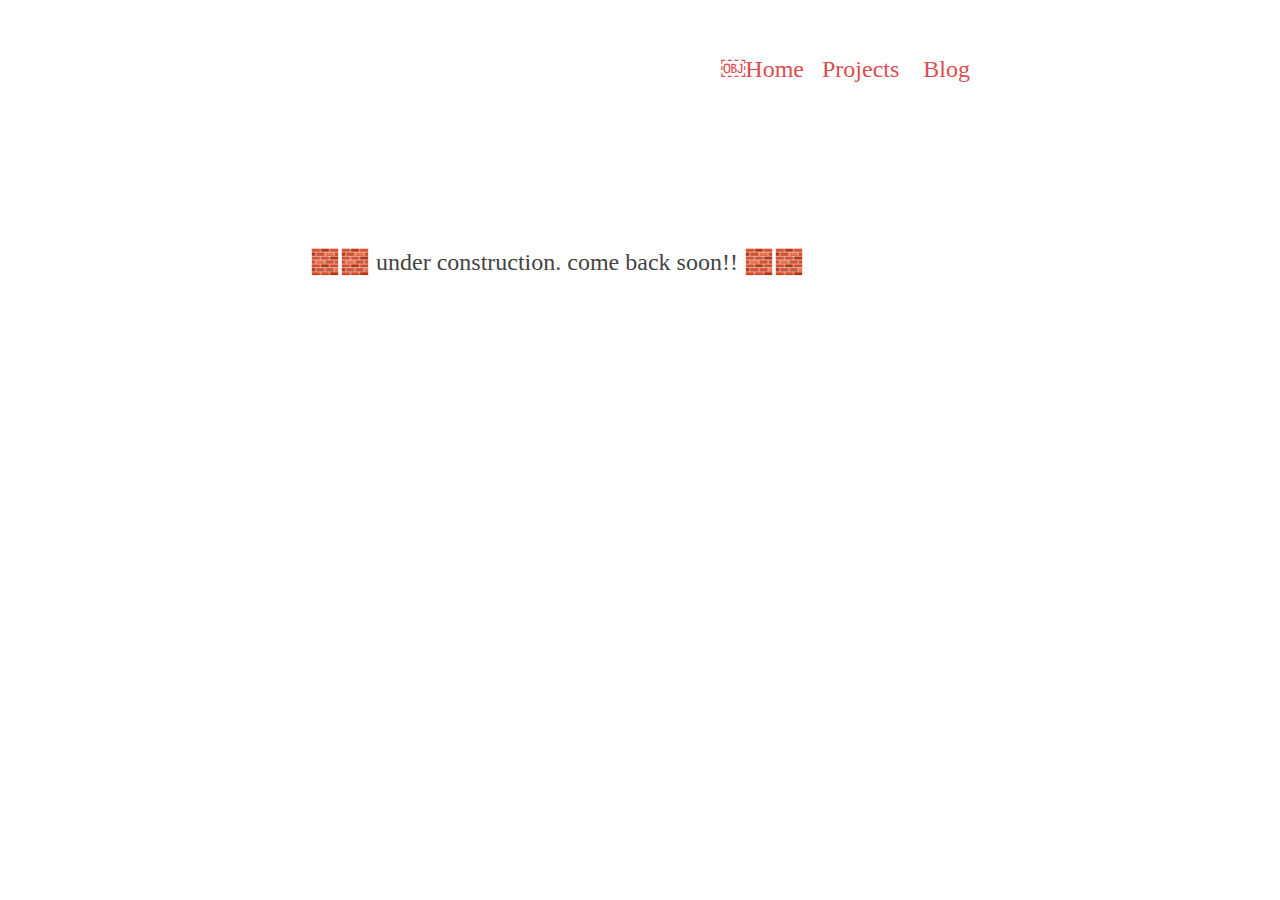
<file: panda_version/projects.html>
<!DOCTYPE html>
<html>
    <head>
        <title>projects</title>
        <meta charset="utf-8" />
        <meta name="viewport" content="width=device-width, initial-scale=1">
        <meta name="bear-note-unique-identifier" content="">
        <meta name="created" content=""/>
        <meta name="modified" content=""/>
        <meta name="tags" content=""/>
        <meta name="last device" content=""/>
        
    </head>
        <style>
             body {
   --base-background-color: #ffffff;
   --document-background-color: var(--base-background-color);
 }

.document-wrapper {
  /* Constants used to transform theme values to CSS */
  --transform-line-height-factor: 1.17;

  /* From template */
  --base-text-color: #444444;
  --base-text-secondary-color: #888888;
  --base-text-tertiary-color: #d9d9d9;
  --base-background-color: #ffffff;
  --base-background-secondary-color: #F3F5F7;
  --base-background-tertiary-color: #E4E5E6;
  --base-stroke-color: #d9d9d9;
  --base-stroke-secondary-color: #d9d9d9;
  --base-accent-color: #DD4C4F;
  --base-highlight-color: #D3FFA4;

  --document-background-color: var(--base-background-color);
  --document-text-color: var(--base-text-color);
  --document-text-secondary-color: var(--base-text-secondary-color);
  --document-text-light-color: var(--base-text-secondary-color);
  --document-accent-color: var(--base-accent-color);
  --document-cursor-color: var(--base-accent-color);
  --document-link-color: var(--base-accent-color);
  --document-list-marker-color: var(--base-accent-color);
  --document-marker-color: var(--base-text-tertiary-color);
  --document-selection-color: var(--base-selection-color);
  --document-selection-inactive-color: var(--base-background-tertiary-color);
  --document-text-font: "AvenirNext-Regular";
  --document-text-size: 15px;
  --document-line-height-multiplier: calc(
    1.5 * var(--transform-line-height-factor)
  );

  --document-headers-text-color: var(--base-text-color);
  --document-headers-font: "AvenirNext-Medium";
  --document-headers-modular-scale: 1.125;
  --document-headers-line-height-multiplier: calc(
    1.4 * var(--transform-line-height-factor)
  );
  --document-headers-add-top-bottom-padding: 1;
  --document-headers-padding-top-multiplier: 0.5;
  --document-headers-padding-bottom-multiplier: 0.3;

  --document-code-text-color: var(--base-text-color);
  --document-code-border-color: var(--base-text-tertiary-color);
  --document-code-background-color: var(--base-background-secondary-color);
  --document-code-font: "Menlo-Regular";
  --document-code-text-size-multiplier: 0.91;

  --document-code-syntax-highlight-comment: #65798c;
  --document-code-syntax-highlight-constant: #0095c9;
  --document-code-syntax-highlight-number: #0095c9;
  --document-code-syntax-highlight-string: #d12f1b;
  --document-code-syntax-highlight-entity: #4a838b;
  --document-code-syntax-highlight-keyword: #ad3da4;
  --document-code-syntax-highlight-function: #4a838b;
  --document-code-syntax-highlight-variable: #4a838b;

  --document-task-background-color: var(--base-background-color);
  --document-task-border-color: var(--base-text-secondary-color);
  --document-task-check-color: var(--base-text-color);

  --document-tag-background-color: var(--base-background-tertiary-color);
  --document-tag-text-color: var(--base-text-color);
  --document-tag-marker-color: var(--base-text-secondary-color);

  --document-highlighter-background-color: var(--base-highlight-color);
  --document-highlighter-text-color: var(--base-text-color);

  --document-file-fold-color: var(--base-background-tertiary-color);
  --document-file-background-color: var(--base-background-secondary-color);

  --document-separator-border-color: var(--base-stroke-secondary-color);

  --document-table-border-color: var(--base-stroke-secondary-color);
  --document-table-cell-background-color: var(--base-background-color);
  --document-table-cell-alternate-background-color: var(
    --base-background-secondary-color
  );
}

/******************************************/
/* Reset */

.document-wrapper div,
.document-wrapper span,
.document-wrapper applet,
.document-wrapper object,
.document-wrapper iframe,
.document-wrapper h1,
.document-wrapper h2,
.document-wrapper h3,
.document-wrapper h4,
.document-wrapper h5,
.document-wrapper h6,
.document-wrapper p,
.document-wrapper blockquote,
.document-wrapper pre,
.document-wrapper a,
.document-wrapper abbr,
.document-wrapper acronym,
.document-wrapper address,
.document-wrapper big,
.document-wrapper cite,
.document-wrapper code,
.document-wrapper del,
.document-wrapper dfn,
.document-wrapper em,
.document-wrapper ins,
.document-wrapper kbd,
.document-wrapper q,
.document-wrapper s,
.document-wrapper samp,
.document-wrapper small,
.document-wrapper strike,
.document-wrapper strong,
.document-wrapper tt,
.document-wrapper var,
.document-wrapper b,
.document-wrapper u,
.document-wrapper i,
.document-wrapper center,
.document-wrapper dl,
.document-wrapper dt,
.document-wrapper dd,
.document-wrapper ol,
.document-wrapper ul,
.document-wrapper li,
.document-wrapper fieldset,
.document-wrapper form,
.document-wrapper label,
.document-wrapper legend,
.document-wrapper table,
.document-wrapper caption,
.document-wrapper tbody,
.document-wrapper tfoot,
.document-wrapper thead,
.document-wrapper tr,
.document-wrapper th,
.document-wrapper td,
.document-wrapper article,
.document-wrapper aside,
.document-wrapper canvas,
.document-wrapper details,
.document-wrapper embed,
.document-wrapper figure,
.document-wrapper figcaption,
.document-wrapper footer,
.document-wrapper header,
.document-wrapper hgroup,
.document-wrapper menu,
.document-wrapper nav,
.document-wrapper output,
.document-wrapper ruby,
.document-wrapper section,
.document-wrapper summary,
.document-wrapper time,
.document-wrapper mark,
.document-wrapper audio,
.document-wrapper video {
  all:unset;
}

.document-wrapper *:before,
.document-wrapper *:after {
  all: unset;
}

/******************************************/
/* Derived CSS variables */

.document-wrapper  {
  --document-inline-padding-top-bottom: 0.25em;
  --document-inline-padding-left-right: 0.25em;

  --header-1-font-size: 2em;
  --header-2-font-size: 1.6em;
  --header-3-font-size: 1.27em;

  --document-hairline-width: calc(var(--document-text-size) / 15);
}

/******************************************/
/* General settings */

body {
  background-color: var(--document-background-color);
  text-rendering: optimizeLegibility;
}

.document-wrapper {
  box-sizing: border-box;

  background-color: var(--document-background-color);
  color: var(--document-text-color);

  font-family: var(--document-text-font);
  font-size: var(--document-text-size);
  line-height: var(--document-line-height-multiplier);

  min-height: 100%;
  max-width: 48em;
  width: 100%;
  tab-size: 4;
  margin: 0 auto;
  padding: 0 2em;
}

.document-wrapper:focus-visible {
  outline: none;
}

.document-wrapper .marker {
  color: var(--document-marker-color);
  display: none;
}

.document-wrapper [data-direction="2"] {
  direction: rtl;
}

/******************************************/
/* Paragraphs */

.document-wrapper p {
  display: block;
}

/******************************************/
/* Blank lines */

.document-wrapper p.blank-line::before {
  /* Force empty lines to take up space. */
  content: " ";
}

/******************************************/
/* Headings */

.document-wrapper h1,
.document-wrapper h2,
.document-wrapper h3,
.document-wrapper h4,
.document-wrapper h5,
.document-wrapper h6 {
  font-family: var(--document-headers-font);
  display: block;
  line-height: var(--document-headers-line-height-multiplier);
}

.document-wrapper h1 {
  font-size: var(--header-1-font-size);
  padding-block-start: 0.8em;
  padding-block-end: 0.33em;
}

.document-wrapper h2 {
  font-size: var(--header-2-font-size);
  padding-block-start: 0.66em;
  padding-block-end: 0.27em;
}

.document-wrapper h3 {
  font-size: var(--header-3-font-size);
  padding-block-start: 0.53em;
  padding-block-end: 0.27em;
}

.document-wrapper h4,
.document-wrapper h5,
.document-wrapper h6 {
  padding-block-start: 0.4em;
  padding-block-end: 0.27em;
}

/* Setext headings */

.document-wrapper h1.setext {
  border-bottom: calc(2 * var(--document-hairline-width)) solid
    var(--document-separator-border-color);
  padding-bottom: 0.6em;
  margin-bottom: 0.45em;
}

.document-wrapper h2.setext {
  border-bottom: calc(2 * var(--document-hairline-width)) solid
    var(--document-separator-border-color);
  padding-bottom: 0.6em;
  margin-bottom: 0.2em;
}

.document-wrapper .setext-heading-marker + .line-ending {
  display: none;
}

/******************************************/
/* Lists */

.document-wrapper ul,
.document-wrapper ol {
  display: block;
  padding-inline-start: 2.13em;
}

.document-wrapper li {
  display: list-item;
  color: var(--document-text-color);
}

.document-wrapper li > p {
  /* If not inline, it will be put on a new line after the list item ::marker that is inline. */
  display: inline;
}

.document-wrapper li > p > .space:first-child {
  /* Hide space used for indentation. */
  display: none;
}

/* Unordered lists */

.document-wrapper ul {
  list-style-type: disc;
}

.document-wrapper li ul {
  list-style: circle;
}

.document-wrapper li li ul {
  list-style: disc; /* should be black diamond, but that is not supported */
}

.document-wrapper li li li ul {
  list-style: circle; /* should be white diamond, but that is not supported */
}

.document-wrapper li li li li ul {
  list-style: disc;
}

.document-wrapper li li li li li ul {
  list-style: circle;
}

.document-wrapper li li li li li li ul {
  list-style: disc; /* should be black diamond, but that is not supported */
}

.document-wrapper li li li li li li li ul {
  list-style: circle; /* should be white diamond, but that is not supported */
}

.document-wrapper li::marker {
  color: var(--document-list-marker-color);
}

/* Ordered lists */

.document-wrapper ol {
  list-style-type: none;
  counter-reset: custom-list-item calc(var(--data-list-start, 1) - 1);
}

.document-wrapper ol > li {
  counter-increment: custom-list-item;
  position: relative;
}

.document-wrapper ol > li::before {
  content: counter(custom-list-item) ". ";
  color: var(--document-list-marker-color);
  position: absolute;
  transform: translate(calc(-100% - 0.33em), 0);
}

.document-wrapper ol > li[data-big-number="true"] {
  margin-inline-start: -2.05em;
}

.document-wrapper ol > li[data-big-number="true"]::before {
  position: static;
  padding-inline-end: 0.25em;
}

.document-wrapper ol > li[data-list-type="1"]:before {
  content: counter(custom-list-item) ") ";
}

.document-wrapper ol[data-direction="2"] > li::before,
.document-wrapper [data-direction="2"] ol > li::before {
  transform: translate(calc(100% + 0.33em), 0);
}

/* Task lists */

.document-wrapper li[role="checkbox"] {
  list-style: none;
  position: relative;
}

.document-wrapper li[aria-checked="true"] {
  color: var(--document-text-secondary-color);
}

.document-wrapper .todo-checkbox {
    display: inline-block;
    margin-left: -1.7em;
    margin-right: 0.5em;
}

.document-wrapper .todo-checkbox svg {
  display: inline-block;
  margin-bottom: -0.3em;
}

/******************************************/
/* Blockquote */

.document-wrapper blockquote {
  display: block;
  padding-inline-start: 2.13em;
  position: relative;
}

.document-wrapper blockquote::before {
  content: "";
  position: absolute;
  top: 0.2em;
  left: 1em;
  width: 0.13em;
  height: calc(100% - 0.4em);
  border: var(--document-hairline-width) solid var(--document-list-marker-color);
  border-radius: 0.33em;
}

.document-wrapper blockquote[data-direction="2"]::before,
.document-wrapper [data-direction="2"] blockquote::before {
  left: 0;
  right: 1em;
}

.document-wrapper blockquote::before {
  background-color: var(--document-list-marker-color);
}

.document-wrapper blockquote blockquote::before {
  background-color: transparent;
}

.document-wrapper blockquote blockquote blockquote::before {
  background-color: var(--document-list-marker-color);
}

.document-wrapper blockquote blockquote blockquote blockquote::before {
  background-color: transparent;
}

.document-wrapper blockquote blockquote blockquote blockquote blockquote::before {
  background-color: var(--document-list-marker-color);
}

.document-wrapper
  blockquote
  blockquote
  blockquote
  blockquote
  blockquote
  blockquote::before {
  background-color: transparent;
}

/******************************************/
/* Thematic breaks */

.document-wrapper hr {
  display: block;
  margin-block-start: calc(var(--document-line-height-multiplier) * 0.5em);
  margin-block-end: calc(var(--document-line-height-multiplier) * -0.5em);
  border-top: var(--document-hairline-width) solid
    var(--document-separator-border-color);
}

/******************************************/
/* Code, HTML and YAML blocks */

.document-wrapper pre {
  display: block;
  white-space: pre-wrap;
  font-family: var(--document-code-font), monospace;
  font-size: var(--document-code-text-size-multiplier);
}

.document-wrapper pre.indented-code,
.document-wrapper pre.fenced-code,
.document-wrapper pre.yaml {
  color: var(--document-code-text-color);
  background-color: var(--document-code-background-color);
  border-radius: 0.25em;
}

.document-wrapper pre.indented-code {
  /* Have indent for wrapped lines. */
  padding-inline-start: 2.13em;
}

.document-wrapper pre.fenced-code,
.document-wrapper pre.yaml {
  padding: 0 0.5em;
}

.document-wrapper .fenced-code *,
.document-wrapper .indented-code .space,
.document-wrapper .yaml-marker + .line-ending {
  display: none;
}
.document-wrapper .fenced-code-content,
.document-wrapper .fenced-code-content * {
  display: inline;
}
.document-wrapper .fenced-code-content .marker,
.document-wrapper .fenced-code-content .space {
  display: none;
}

.document-wrapper .fenced-code::before {
  /* Force empty code block to take up space by inserting a zero-width-space. */
  content: "\200B";
}

/******************************************/
/* Inline code */

.document-wrapper code {
  font-family: var(--document-code-font), monospace;
  font-size: var(--document-code-text-size-multiplier);
  padding: var(--document-inline-padding-top-bottom)
    var(--document-inline-padding-left-right);
  color: var(--document-code-text-color);
  background-color: var(--document-code-background-color);
  font-weight: normal;
  font-style: normal;
  display: block;
  border-radius: 0.25em;
}

.document-wrapper code.code-inline {
  display: inline;
}

.document-wrapper mark code {
  color: var(--document-text-color);
  background-color: var(--document-highlighter-background-color);
}

/******************************************/
/* Emphasis and strong */

.document-wrapper em,
.document-wrapper i {
  /*font-style: italic;*/
  font-family: "AvenirNext-Italic";
}

.document-wrapper strong,
.document-wrapper b {
  /*font-weight: bold;*/
  font-family: "AvenirNext-Bold";
}

/******************************************/
/* Highlight */

.document-wrapper mark {
  color: var(--document-text-color);
  background-color: var(--document-highlighter-background-color);
  text-decoration: inherit;
  padding: var(--document-inline-padding-top-bottom)
    var(--document-inline-padding-left-right);
  unicode-bidi: embed;
  border-radius: 0.25em;
}

/******************************************/
/* Underline and strike through */

.document-wrapper u {
  text-decoration: underline;
  text-decoration-color: var(--document-accent-color);
  unicode-bidi: embed;
}

.document-wrapper strike,
.document-wrapper s {
  text-decoration: line-through;
}

/******************************************/
/* Links, Wiki links, and images */

.document-wrapper a {
  color: var(--document-link-color);
  unicode-bidi: embed;
  cursor: pointer;
}

.document-wrapper a:hover {
  text-decoration: inherit;
}

.document-wrapper .link-destination,
.document-wrapper .link-title,
.document-wrapper .link-label,
.document-wrapper .link .space,
.document-wrapper .image-destination,
.document-wrapper .image-title,
.document-wrapper .image-label,
.document-wrapper .image .space {
  display: none;
}

.document-wrapper .wiki-separator-marker {
  display: inline;
  color: inherit;
}

/******************************************/
/* Link definitions */

.document-wrapper div.link-definition {
  display: block;
}

.document-wrapper .link-definition-title {
  color: var(--document-text-light-color);
}

.document-wrapper .link-definition-separator {
  display: inline;
}

/******************************************/
/* Footnotes */

.document-wrapper div.footnote {
  display: block;
}

.document-wrapper .footnote-separator {
  display: inline;
}

.document-wrapper .footnote-ref {
  font-size: 0.9em;
  vertical-align: super;
}

/******************************************/
/* Hard linebreak */

.document-wrapper .hard-linebreak-marker {
  display: none;
}

/******************************************/
/* Entities */

.document-wrapper span.entity {
  direction: ltr;
  unicode-bidi: embed;
  color: var(--document-code-syntax-highlight-entity);
}

.document-wrapper .entity-marker {
  display: inline;
}

/******************************************/
/* backslash escapes */

.document-wrapper span.escape {
  unicode-bidi: embed;
}

/******************************************/
/* Color */

.document-wrapper .color {
  font-family: var(--document-code-font), monospace;
  font-size: var(--document-code-text-size-multiplier);
  padding-inline-start: 1.2em;
  position: relative;
  direction: ltr;
  unicode-bidi: embed;
}

.document-wrapper .color::before {
  content: "";
  position: absolute;
  width: 0.9em;
  height: 0.9em;
  left: 0em;
  bottom: 0em;
  transform: translateY(-15%);
  border: var(--document-hairline-width) solid rgb(0, 0, 0, 0.3);
  border-radius: 0.9em;
  background-color: var(--data-color);
}

.document-wrapper .color-marker {
  display: inline;
}

/******************************************/
/* Hashtag */

.document-wrapper .hashtag {
  color: var(--document-tag-text-color);
  background-color: var(--document-tag-background-color);
  border-radius: 1em;
  padding: calc(
      var(--document-inline-padding-top-bottom) - 2 * var(--document-hairline-width)
    )
    calc(var(--document-inline-padding-left-right) + 0.3em);
  unicode-bidi: embed;
}

.document-wrapper .hashtag > .marker {
  display: inline;
  color: var(--document-tag-marker-color);
  padding: 0;
}

/******************************************/
/* Replace */

.document-wrapper .replace .text {
  display: none;
}

/******************************************/
/* Table */

.document-wrapper table {
  display: block; /* To allow for overflow with scroll bars. */
  max-width: fit-content;
  overflow-x: auto;
  border-collapse: separate; /* Can't use border collapse with rounded corners. */
  border-spacing: 0;
  border: var(--document-hairline-width) solid var(--document-table-border-color);
  border-radius: 0.33em;
  margin-bottom: calc(var(--document-line-height-multiplier) * 1em);
}

.document-wrapper table[data-direction="2"] {
  /* We force the ordering of the table rows to be the same as left-to-right,
  while keeping the alignment to right. */
  margin-left: auto;
  direction: ltr;
}

.document-wrapper tr {
  display: table-row;
  background-color: var(--document-table-cell-background-color);
}

.document-wrapper tr.header-row,
.document-wrapper tr:nth-child(odd) {
  background-color: var(--document-table-cell-alternate-background-color);
}

.document-wrapper tr.delimiter-row {
  display: none;
}

.document-wrapper th {
  /*font-weight: bold;*/
  font-family: "AvenirNext-Bold";
  text-align: left;
}

.document-wrapper td,
.document-wrapper th {
  box-sizing: border-box;
  display: table-cell;
  padding: 0.37em 0.75em;
  min-width: 5em;
  border-right: var(--document-hairline-width) solid
    var(--document-table-border-color);
}

.document-wrapper td:last-of-type,
.document-wrapper th:last-of-type {
  border: none;
}

.document-wrapper table[data-direction="2"] td {
  margin-left: auto;
}

.document-wrapper td[data-alignment="1"] {
  text-align: left;
}

.document-wrapper td[data-alignment="2"] {
  text-align: right;
}

.document-wrapper td[data-alignment="3"] {
  text-align: center;
}

/******************************************/
/* Code Highlighting */

.document-wrapper .code_comment {
    color: var(--document-code-syntax-highlight-comment);
}

.document-wrapper .code_constant {
    color: var(--document-code-syntax-highlight-constant);
}

.document-wrapper .code_number {
    color: var(--document-code-syntax-highlight-number);
}

.document-wrapper .code_string {
    color: var(--document-code-syntax-highlight-string);
}

.document-wrapper .code_entity {
    color: var(--document-code-syntax-highlight-entity);
}

.document-wrapper .code_keyword {
    color: var(--document-code-syntax-highlight-keyword);
}

.document-wrapper .code_function {
    color: var(--document-code-syntax-highlight-function);
}

.document-wrapper .code_variable {
    color: var(--document-code-syntax-highlight-variable);
}

/******************************************/
/* images */

.document-wrapper img {
  
  max-width: 100%;
}

/******************************************/
/* SVGs */

.document-wrapper .arrow svg #body,
.document-wrapper .arrow svg #head {
    fill: var(--base-text-color);
}

.document-wrapper .todo-checkbox svg #body {
    stroke: var(--document-task-border-color);
}

.document-wrapper .todo-checkbox svg #check {
    fill: var(--document-task-check-color);
}

.document-wrapper .todo-checkbox.todo-checked svg #body {
   opacity: 0.35;
}

.document-wrapper .todo-checkbox.todo-checked svg #check {
   opacity: 0.4;
}

        </style>
    <body>
        <div class="document-wrapper">
            <br>
<p><h2 style="text-align: right;"><pre><b><a href='/index.html'>￼Home</a>   <a href='/projects.html'>Projects</a>    <a href='/blog.html'>Blog</a></b></pre></h2></p><br>
<br>
<br>
<br>
<br>
<h2 id='🧱🧱 under construction. come back soon!! 🧱🧱'>🧱🧱 under construction. come back soon!! 🧱🧱</h2><br>

        </div>
    </body>
</html>
</file>
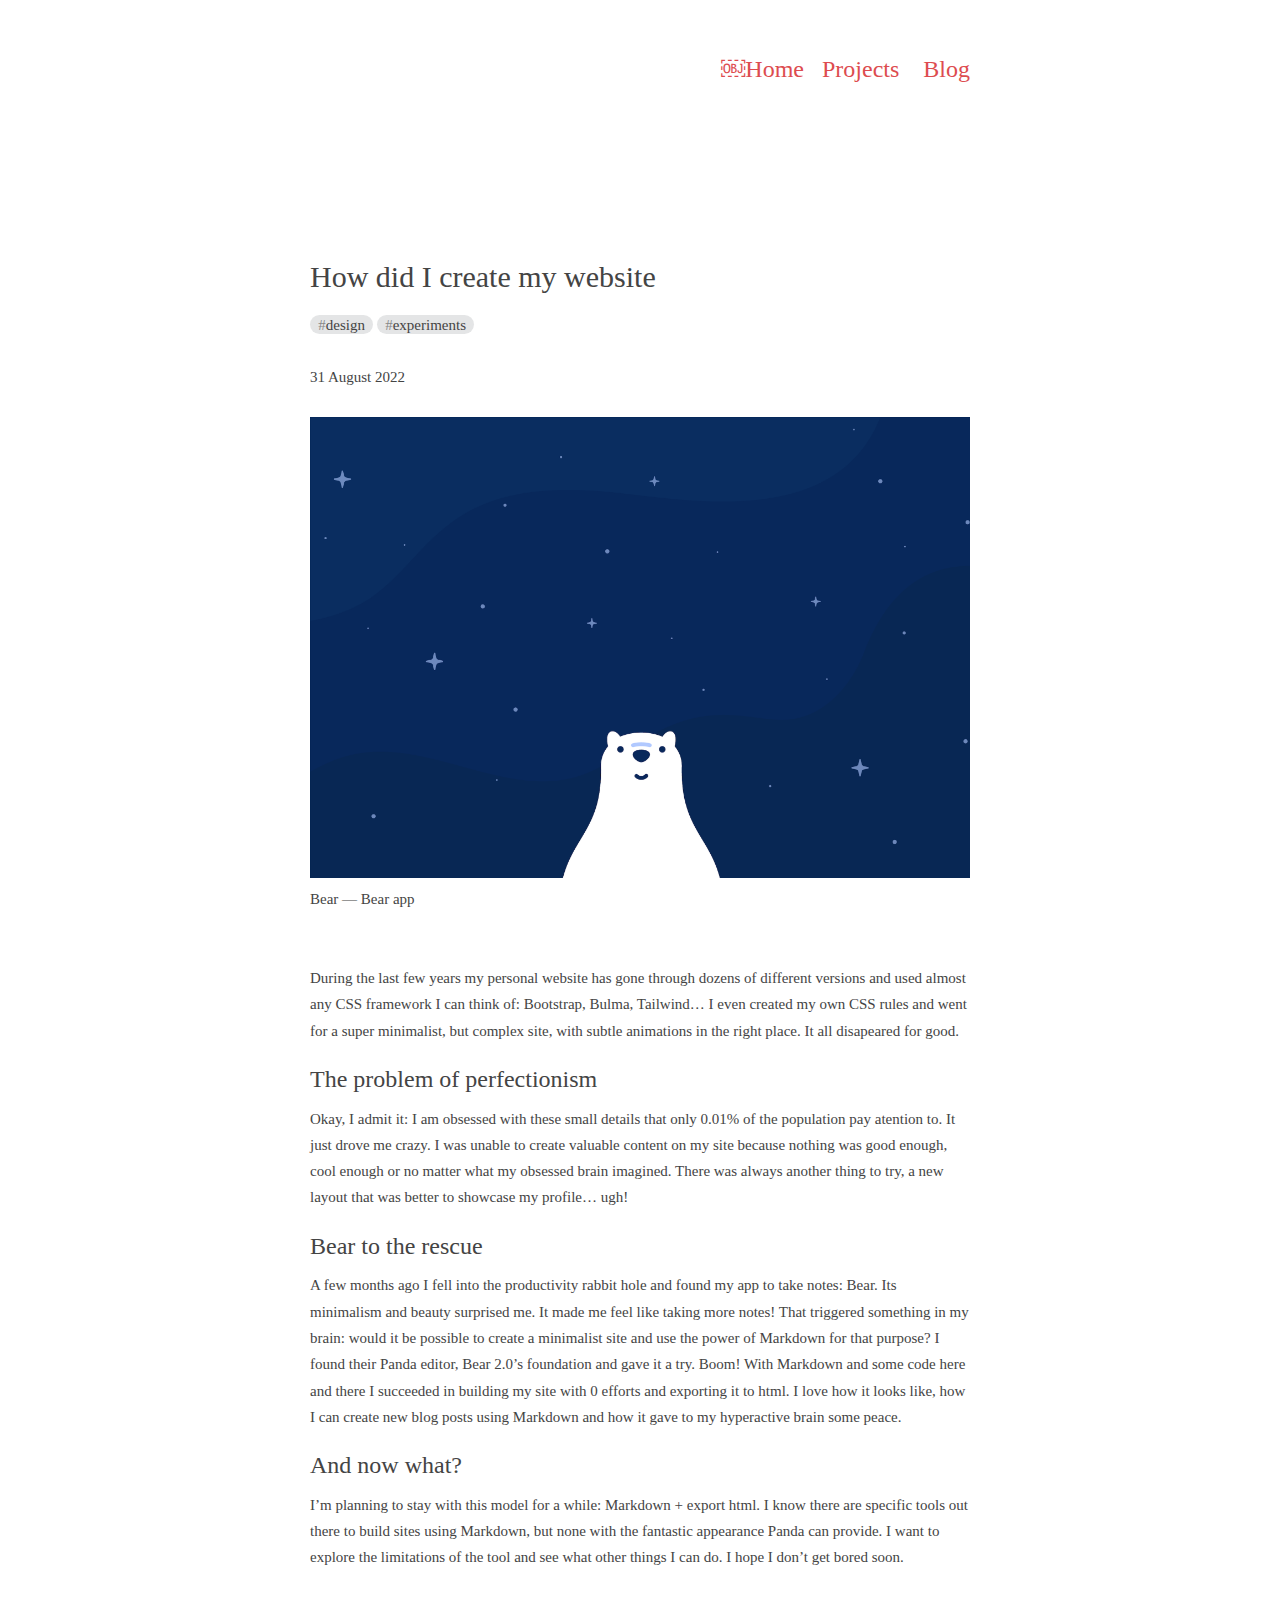
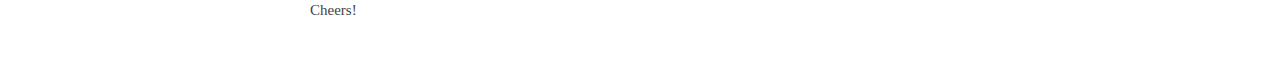
<file: panda_version/entries/how-did-i-create-my-website.html>
<!DOCTYPE html>
<html>
    <head>
        <title>how-did-i-create-my-website</title>
        <meta charset="utf-8" />
        <meta name="viewport" content="width=device-width, initial-scale=1">
        <meta name="bear-note-unique-identifier" content="">
        <meta name="created" content=""/>
        <meta name="modified" content=""/>
        <meta name="tags" content=""/>
        <meta name="last device" content=""/>
        
    </head>
        <style>
             body {
   --base-background-color: #ffffff;
   --document-background-color: var(--base-background-color);
 }

.document-wrapper {
  /* Constants used to transform theme values to CSS */
  --transform-line-height-factor: 1.17;

  /* From template */
  --base-text-color: #444444;
  --base-text-secondary-color: #888888;
  --base-text-tertiary-color: #d9d9d9;
  --base-background-color: #ffffff;
  --base-background-secondary-color: #F3F5F7;
  --base-background-tertiary-color: #E4E5E6;
  --base-stroke-color: #d9d9d9;
  --base-stroke-secondary-color: #d9d9d9;
  --base-accent-color: #DD4C4F;
  --base-highlight-color: #D3FFA4;

  --document-background-color: var(--base-background-color);
  --document-text-color: var(--base-text-color);
  --document-text-secondary-color: var(--base-text-secondary-color);
  --document-text-light-color: var(--base-text-secondary-color);
  --document-accent-color: var(--base-accent-color);
  --document-cursor-color: var(--base-accent-color);
  --document-link-color: var(--base-accent-color);
  --document-list-marker-color: var(--base-accent-color);
  --document-marker-color: var(--base-text-tertiary-color);
  --document-selection-color: var(--base-selection-color);
  --document-selection-inactive-color: var(--base-background-tertiary-color);
  --document-text-font: "AvenirNext-Regular";
  --document-text-size: 15px;
  --document-line-height-multiplier: calc(
    1.5 * var(--transform-line-height-factor)
  );

  --document-headers-text-color: var(--base-text-color);
  --document-headers-font: "AvenirNext-Medium";
  --document-headers-modular-scale: 1.125;
  --document-headers-line-height-multiplier: calc(
    1.4 * var(--transform-line-height-factor)
  );
  --document-headers-add-top-bottom-padding: 1;
  --document-headers-padding-top-multiplier: 0.5;
  --document-headers-padding-bottom-multiplier: 0.3;

  --document-code-text-color: var(--base-text-color);
  --document-code-border-color: var(--base-text-tertiary-color);
  --document-code-background-color: var(--base-background-secondary-color);
  --document-code-font: "Menlo-Regular";
  --document-code-text-size-multiplier: 0.91;

  --document-code-syntax-highlight-comment: #65798c;
  --document-code-syntax-highlight-constant: #0095c9;
  --document-code-syntax-highlight-number: #0095c9;
  --document-code-syntax-highlight-string: #d12f1b;
  --document-code-syntax-highlight-entity: #4a838b;
  --document-code-syntax-highlight-keyword: #ad3da4;
  --document-code-syntax-highlight-function: #4a838b;
  --document-code-syntax-highlight-variable: #4a838b;

  --document-task-background-color: var(--base-background-color);
  --document-task-border-color: var(--base-text-secondary-color);
  --document-task-check-color: var(--base-text-color);

  --document-tag-background-color: var(--base-background-tertiary-color);
  --document-tag-text-color: var(--base-text-color);
  --document-tag-marker-color: var(--base-text-secondary-color);

  --document-highlighter-background-color: var(--base-highlight-color);
  --document-highlighter-text-color: var(--base-text-color);

  --document-file-fold-color: var(--base-background-tertiary-color);
  --document-file-background-color: var(--base-background-secondary-color);

  --document-separator-border-color: var(--base-stroke-secondary-color);

  --document-table-border-color: var(--base-stroke-secondary-color);
  --document-table-cell-background-color: var(--base-background-color);
  --document-table-cell-alternate-background-color: var(
    --base-background-secondary-color
  );
}

/******************************************/
/* Reset */

.document-wrapper div,
.document-wrapper span,
.document-wrapper applet,
.document-wrapper object,
.document-wrapper iframe,
.document-wrapper h1,
.document-wrapper h2,
.document-wrapper h3,
.document-wrapper h4,
.document-wrapper h5,
.document-wrapper h6,
.document-wrapper p,
.document-wrapper blockquote,
.document-wrapper pre,
.document-wrapper a,
.document-wrapper abbr,
.document-wrapper acronym,
.document-wrapper address,
.document-wrapper big,
.document-wrapper cite,
.document-wrapper code,
.document-wrapper del,
.document-wrapper dfn,
.document-wrapper em,
.document-wrapper ins,
.document-wrapper kbd,
.document-wrapper q,
.document-wrapper s,
.document-wrapper samp,
.document-wrapper small,
.document-wrapper strike,
.document-wrapper strong,
.document-wrapper tt,
.document-wrapper var,
.document-wrapper b,
.document-wrapper u,
.document-wrapper i,
.document-wrapper center,
.document-wrapper dl,
.document-wrapper dt,
.document-wrapper dd,
.document-wrapper ol,
.document-wrapper ul,
.document-wrapper li,
.document-wrapper fieldset,
.document-wrapper form,
.document-wrapper label,
.document-wrapper legend,
.document-wrapper table,
.document-wrapper caption,
.document-wrapper tbody,
.document-wrapper tfoot,
.document-wrapper thead,
.document-wrapper tr,
.document-wrapper th,
.document-wrapper td,
.document-wrapper article,
.document-wrapper aside,
.document-wrapper canvas,
.document-wrapper details,
.document-wrapper embed,
.document-wrapper figure,
.document-wrapper figcaption,
.document-wrapper footer,
.document-wrapper header,
.document-wrapper hgroup,
.document-wrapper menu,
.document-wrapper nav,
.document-wrapper output,
.document-wrapper ruby,
.document-wrapper section,
.document-wrapper summary,
.document-wrapper time,
.document-wrapper mark,
.document-wrapper audio,
.document-wrapper video {
  all:unset;
}

.document-wrapper *:before,
.document-wrapper *:after {
  all: unset;
}

/******************************************/
/* Derived CSS variables */

.document-wrapper  {
  --document-inline-padding-top-bottom: 0.25em;
  --document-inline-padding-left-right: 0.25em;

  --header-1-font-size: 2em;
  --header-2-font-size: 1.6em;
  --header-3-font-size: 1.27em;

  --document-hairline-width: calc(var(--document-text-size) / 15);
}

/******************************************/
/* General settings */

body {
  background-color: var(--document-background-color);
  text-rendering: optimizeLegibility;
}

.document-wrapper {
  box-sizing: border-box;

  background-color: var(--document-background-color);
  color: var(--document-text-color);

  font-family: var(--document-text-font);
  font-size: var(--document-text-size);
  line-height: var(--document-line-height-multiplier);

  min-height: 100%;
  max-width: 48em;
  width: 100%;
  tab-size: 4;
  margin: 0 auto;
  padding: 0 2em;
}

.document-wrapper:focus-visible {
  outline: none;
}

.document-wrapper .marker {
  color: var(--document-marker-color);
  display: none;
}

.document-wrapper [data-direction="2"] {
  direction: rtl;
}

/******************************************/
/* Paragraphs */

.document-wrapper p {
  display: block;
}

/******************************************/
/* Blank lines */

.document-wrapper p.blank-line::before {
  /* Force empty lines to take up space. */
  content: " ";
}

/******************************************/
/* Headings */

.document-wrapper h1,
.document-wrapper h2,
.document-wrapper h3,
.document-wrapper h4,
.document-wrapper h5,
.document-wrapper h6 {
  font-family: var(--document-headers-font);
  display: block;
  line-height: var(--document-headers-line-height-multiplier);
}

.document-wrapper h1 {
  font-size: var(--header-1-font-size);
  padding-block-start: 0.8em;
  padding-block-end: 0.33em;
}

.document-wrapper h2 {
  font-size: var(--header-2-font-size);
  padding-block-start: 0.66em;
  padding-block-end: 0.27em;
}

.document-wrapper h3 {
  font-size: var(--header-3-font-size);
  padding-block-start: 0.53em;
  padding-block-end: 0.27em;
}

.document-wrapper h4,
.document-wrapper h5,
.document-wrapper h6 {
  padding-block-start: 0.4em;
  padding-block-end: 0.27em;
}

/* Setext headings */

.document-wrapper h1.setext {
  border-bottom: calc(2 * var(--document-hairline-width)) solid
    var(--document-separator-border-color);
  padding-bottom: 0.6em;
  margin-bottom: 0.45em;
}

.document-wrapper h2.setext {
  border-bottom: calc(2 * var(--document-hairline-width)) solid
    var(--document-separator-border-color);
  padding-bottom: 0.6em;
  margin-bottom: 0.2em;
}

.document-wrapper .setext-heading-marker + .line-ending {
  display: none;
}

/******************************************/
/* Lists */

.document-wrapper ul,
.document-wrapper ol {
  display: block;
  padding-inline-start: 2.13em;
}

.document-wrapper li {
  display: list-item;
  color: var(--document-text-color);
}

.document-wrapper li > p {
  /* If not inline, it will be put on a new line after the list item ::marker that is inline. */
  display: inline;
}

.document-wrapper li > p > .space:first-child {
  /* Hide space used for indentation. */
  display: none;
}

/* Unordered lists */

.document-wrapper ul {
  list-style-type: disc;
}

.document-wrapper li ul {
  list-style: circle;
}

.document-wrapper li li ul {
  list-style: disc; /* should be black diamond, but that is not supported */
}

.document-wrapper li li li ul {
  list-style: circle; /* should be white diamond, but that is not supported */
}

.document-wrapper li li li li ul {
  list-style: disc;
}

.document-wrapper li li li li li ul {
  list-style: circle;
}

.document-wrapper li li li li li li ul {
  list-style: disc; /* should be black diamond, but that is not supported */
}

.document-wrapper li li li li li li li ul {
  list-style: circle; /* should be white diamond, but that is not supported */
}

.document-wrapper li::marker {
  color: var(--document-list-marker-color);
}

/* Ordered lists */

.document-wrapper ol {
  list-style-type: none;
  counter-reset: custom-list-item calc(var(--data-list-start, 1) - 1);
}

.document-wrapper ol > li {
  counter-increment: custom-list-item;
  position: relative;
}

.document-wrapper ol > li::before {
  content: counter(custom-list-item) ". ";
  color: var(--document-list-marker-color);
  position: absolute;
  transform: translate(calc(-100% - 0.33em), 0);
}

.document-wrapper ol > li[data-big-number="true"] {
  margin-inline-start: -2.05em;
}

.document-wrapper ol > li[data-big-number="true"]::before {
  position: static;
  padding-inline-end: 0.25em;
}

.document-wrapper ol > li[data-list-type="1"]:before {
  content: counter(custom-list-item) ") ";
}

.document-wrapper ol[data-direction="2"] > li::before,
.document-wrapper [data-direction="2"] ol > li::before {
  transform: translate(calc(100% + 0.33em), 0);
}

/* Task lists */

.document-wrapper li[role="checkbox"] {
  list-style: none;
  position: relative;
}

.document-wrapper li[aria-checked="true"] {
  color: var(--document-text-secondary-color);
}

.document-wrapper .todo-checkbox {
    display: inline-block;
    margin-left: -1.7em;
    margin-right: 0.5em;
}

.document-wrapper .todo-checkbox svg {
  display: inline-block;
  margin-bottom: -0.3em;
}

/******************************************/
/* Blockquote */

.document-wrapper blockquote {
  display: block;
  padding-inline-start: 2.13em;
  position: relative;
}

.document-wrapper blockquote::before {
  content: "";
  position: absolute;
  top: 0.2em;
  left: 1em;
  width: 0.13em;
  height: calc(100% - 0.4em);
  border: var(--document-hairline-width) solid var(--document-list-marker-color);
  border-radius: 0.33em;
}

.document-wrapper blockquote[data-direction="2"]::before,
.document-wrapper [data-direction="2"] blockquote::before {
  left: 0;
  right: 1em;
}

.document-wrapper blockquote::before {
  background-color: var(--document-list-marker-color);
}

.document-wrapper blockquote blockquote::before {
  background-color: transparent;
}

.document-wrapper blockquote blockquote blockquote::before {
  background-color: var(--document-list-marker-color);
}

.document-wrapper blockquote blockquote blockquote blockquote::before {
  background-color: transparent;
}

.document-wrapper blockquote blockquote blockquote blockquote blockquote::before {
  background-color: var(--document-list-marker-color);
}

.document-wrapper
  blockquote
  blockquote
  blockquote
  blockquote
  blockquote
  blockquote::before {
  background-color: transparent;
}

/******************************************/
/* Thematic breaks */

.document-wrapper hr {
  display: block;
  margin-block-start: calc(var(--document-line-height-multiplier) * 0.5em);
  margin-block-end: calc(var(--document-line-height-multiplier) * -0.5em);
  border-top: var(--document-hairline-width) solid
    var(--document-separator-border-color);
}

/******************************************/
/* Code, HTML and YAML blocks */

.document-wrapper pre {
  display: block;
  white-space: pre-wrap;
  font-family: var(--document-code-font), monospace;
  font-size: var(--document-code-text-size-multiplier);
}

.document-wrapper pre.indented-code,
.document-wrapper pre.fenced-code,
.document-wrapper pre.yaml {
  color: var(--document-code-text-color);
  background-color: var(--document-code-background-color);
  border-radius: 0.25em;
}

.document-wrapper pre.indented-code {
  /* Have indent for wrapped lines. */
  padding-inline-start: 2.13em;
}

.document-wrapper pre.fenced-code,
.document-wrapper pre.yaml {
  padding: 0 0.5em;
}

.document-wrapper .fenced-code *,
.document-wrapper .indented-code .space,
.document-wrapper .yaml-marker + .line-ending {
  display: none;
}
.document-wrapper .fenced-code-content,
.document-wrapper .fenced-code-content * {
  display: inline;
}
.document-wrapper .fenced-code-content .marker,
.document-wrapper .fenced-code-content .space {
  display: none;
}

.document-wrapper .fenced-code::before {
  /* Force empty code block to take up space by inserting a zero-width-space. */
  content: "\200B";
}

/******************************************/
/* Inline code */

.document-wrapper code {
  font-family: var(--document-code-font), monospace;
  font-size: var(--document-code-text-size-multiplier);
  padding: var(--document-inline-padding-top-bottom)
    var(--document-inline-padding-left-right);
  color: var(--document-code-text-color);
  background-color: var(--document-code-background-color);
  font-weight: normal;
  font-style: normal;
  display: block;
  border-radius: 0.25em;
}

.document-wrapper code.code-inline {
  display: inline;
}

.document-wrapper mark code {
  color: var(--document-text-color);
  background-color: var(--document-highlighter-background-color);
}

/******************************************/
/* Emphasis and strong */

.document-wrapper em,
.document-wrapper i {
  /*font-style: italic;*/
  font-family: "AvenirNext-Italic";
}

.document-wrapper strong,
.document-wrapper b {
  /*font-weight: bold;*/
  font-family: "AvenirNext-Bold";
}

/******************************************/
/* Highlight */

.document-wrapper mark {
  color: var(--document-text-color);
  background-color: var(--document-highlighter-background-color);
  text-decoration: inherit;
  padding: var(--document-inline-padding-top-bottom)
    var(--document-inline-padding-left-right);
  unicode-bidi: embed;
  border-radius: 0.25em;
}

/******************************************/
/* Underline and strike through */

.document-wrapper u {
  text-decoration: underline;
  text-decoration-color: var(--document-accent-color);
  unicode-bidi: embed;
}

.document-wrapper strike,
.document-wrapper s {
  text-decoration: line-through;
}

/******************************************/
/* Links, Wiki links, and images */

.document-wrapper a {
  color: var(--document-link-color);
  unicode-bidi: embed;
  cursor: pointer;
}

.document-wrapper a:hover {
  text-decoration: inherit;
}

.document-wrapper .link-destination,
.document-wrapper .link-title,
.document-wrapper .link-label,
.document-wrapper .link .space,
.document-wrapper .image-destination,
.document-wrapper .image-title,
.document-wrapper .image-label,
.document-wrapper .image .space {
  display: none;
}

.document-wrapper .wiki-separator-marker {
  display: inline;
  color: inherit;
}

/******************************************/
/* Link definitions */

.document-wrapper div.link-definition {
  display: block;
}

.document-wrapper .link-definition-title {
  color: var(--document-text-light-color);
}

.document-wrapper .link-definition-separator {
  display: inline;
}

/******************************************/
/* Footnotes */

.document-wrapper div.footnote {
  display: block;
}

.document-wrapper .footnote-separator {
  display: inline;
}

.document-wrapper .footnote-ref {
  font-size: 0.9em;
  vertical-align: super;
}

/******************************************/
/* Hard linebreak */

.document-wrapper .hard-linebreak-marker {
  display: none;
}

/******************************************/
/* Entities */

.document-wrapper span.entity {
  direction: ltr;
  unicode-bidi: embed;
  color: var(--document-code-syntax-highlight-entity);
}

.document-wrapper .entity-marker {
  display: inline;
}

/******************************************/
/* backslash escapes */

.document-wrapper span.escape {
  unicode-bidi: embed;
}

/******************************************/
/* Color */

.document-wrapper .color {
  font-family: var(--document-code-font), monospace;
  font-size: var(--document-code-text-size-multiplier);
  padding-inline-start: 1.2em;
  position: relative;
  direction: ltr;
  unicode-bidi: embed;
}

.document-wrapper .color::before {
  content: "";
  position: absolute;
  width: 0.9em;
  height: 0.9em;
  left: 0em;
  bottom: 0em;
  transform: translateY(-15%);
  border: var(--document-hairline-width) solid rgb(0, 0, 0, 0.3);
  border-radius: 0.9em;
  background-color: var(--data-color);
}

.document-wrapper .color-marker {
  display: inline;
}

/******************************************/
/* Hashtag */

.document-wrapper .hashtag {
  color: var(--document-tag-text-color);
  background-color: var(--document-tag-background-color);
  border-radius: 1em;
  padding: calc(
      var(--document-inline-padding-top-bottom) - 2 * var(--document-hairline-width)
    )
    calc(var(--document-inline-padding-left-right) + 0.3em);
  unicode-bidi: embed;
}

.document-wrapper .hashtag > .marker {
  display: inline;
  color: var(--document-tag-marker-color);
  padding: 0;
}

/******************************************/
/* Replace */

.document-wrapper .replace .text {
  display: none;
}

/******************************************/
/* Table */

.document-wrapper table {
  display: block; /* To allow for overflow with scroll bars. */
  max-width: fit-content;
  overflow-x: auto;
  border-collapse: separate; /* Can't use border collapse with rounded corners. */
  border-spacing: 0;
  border: var(--document-hairline-width) solid var(--document-table-border-color);
  border-radius: 0.33em;
  margin-bottom: calc(var(--document-line-height-multiplier) * 1em);
}

.document-wrapper table[data-direction="2"] {
  /* We force the ordering of the table rows to be the same as left-to-right,
  while keeping the alignment to right. */
  margin-left: auto;
  direction: ltr;
}

.document-wrapper tr {
  display: table-row;
  background-color: var(--document-table-cell-background-color);
}

.document-wrapper tr.header-row,
.document-wrapper tr:nth-child(odd) {
  background-color: var(--document-table-cell-alternate-background-color);
}

.document-wrapper tr.delimiter-row {
  display: none;
}

.document-wrapper th {
  /*font-weight: bold;*/
  font-family: "AvenirNext-Bold";
  text-align: left;
}

.document-wrapper td,
.document-wrapper th {
  box-sizing: border-box;
  display: table-cell;
  padding: 0.37em 0.75em;
  min-width: 5em;
  border-right: var(--document-hairline-width) solid
    var(--document-table-border-color);
}

.document-wrapper td:last-of-type,
.document-wrapper th:last-of-type {
  border: none;
}

.document-wrapper table[data-direction="2"] td {
  margin-left: auto;
}

.document-wrapper td[data-alignment="1"] {
  text-align: left;
}

.document-wrapper td[data-alignment="2"] {
  text-align: right;
}

.document-wrapper td[data-alignment="3"] {
  text-align: center;
}

/******************************************/
/* Code Highlighting */

.document-wrapper .code_comment {
    color: var(--document-code-syntax-highlight-comment);
}

.document-wrapper .code_constant {
    color: var(--document-code-syntax-highlight-constant);
}

.document-wrapper .code_number {
    color: var(--document-code-syntax-highlight-number);
}

.document-wrapper .code_string {
    color: var(--document-code-syntax-highlight-string);
}

.document-wrapper .code_entity {
    color: var(--document-code-syntax-highlight-entity);
}

.document-wrapper .code_keyword {
    color: var(--document-code-syntax-highlight-keyword);
}

.document-wrapper .code_function {
    color: var(--document-code-syntax-highlight-function);
}

.document-wrapper .code_variable {
    color: var(--document-code-syntax-highlight-variable);
}

/******************************************/
/* images */

.document-wrapper img {
  
  max-width: 100%;
}

/******************************************/
/* SVGs */

.document-wrapper .arrow svg #body,
.document-wrapper .arrow svg #head {
    fill: var(--base-text-color);
}

.document-wrapper .todo-checkbox svg #body {
    stroke: var(--document-task-border-color);
}

.document-wrapper .todo-checkbox svg #check {
    fill: var(--document-task-check-color);
}

.document-wrapper .todo-checkbox.todo-checked svg #body {
   opacity: 0.35;
}

.document-wrapper .todo-checkbox.todo-checked svg #check {
   opacity: 0.4;
}

        </style>
    <body>
        <div class="document-wrapper">
            <br>
<p><h2 style="text-align: right;"><pre><b><a href='/index.html'>￼Home</a>   <a href='/projects.html'>Projects</a>    <a href='/blog.html'>Blog</a></b></pre></h2></p><br>
<br>
<br>
<br>
<br>
<h1 id='How did I create my website'>How did I create my website</h1><p><span class='hashtag'><span class='hashtag-marker marker'>#</span>design</span> <span class='hashtag'><span class='hashtag-marker marker'>#</span>experiments</span></p><br>
<p>31 August 2022</p><br>
<p><img src='how-did-i-create-my-website/BearWP-01-Bear in the sky-ipad-pro-11-2388x1668.png'><br>
<i>Bear</i> — Bear app</p><br>
<br>
<p>During the last few years my personal website has gone through dozens of different versions and used almost any CSS framework I can think of: Bootstrap, Bulma, Tailwind… I even created my own CSS rules and went for a super minimalist, but complex site, with subtle animations in the right place. It all disapeared for good.</p><h2 id='The problem of perfectionism'>The problem of perfectionism</h2><p>Okay, I admit it: I am obsessed with these small details that only 0.01% of the population pay atention to. It just drove me crazy. I was unable to create valuable content on my site because nothing was good enough, cool enough or no matter what my obsessed brain imagined. There was always another thing to try, a new layout that was better to showcase my profile… ugh!</p><h2 id='Bear to the rescue'>Bear to the rescue</h2><p>A few months ago I fell into the productivity rabbit hole and found my app to take notes: Bear. Its minimalism and beauty surprised me. It made me feel like taking more notes! That triggered something in my brain: would it be possible to create a minimalist site and use the power of Markdown for that purpose? I found their Panda editor, Bear 2.0’s foundation and gave it a try. Boom! With Markdown and some code here and there I succeeded in building my site with 0 efforts and exporting it to html. I love how it looks like, how I can create new blog posts using Markdown and how it gave to my hyperactive brain some peace.</p><h2 id='And now what?'>And now what?</h2><p>I’m planning to stay with this model for a while: Markdown + export html. I know there are specific tools out there to build sites using Markdown, but none with the fantastic appearance Panda can provide. I want to explore the limitations of the tool and see what other things I can do. I hope I don’t get bored soon.</p><br>
<p>Cheers!</p><br>
<br>

        </div>
    </body>
</html>
</file>
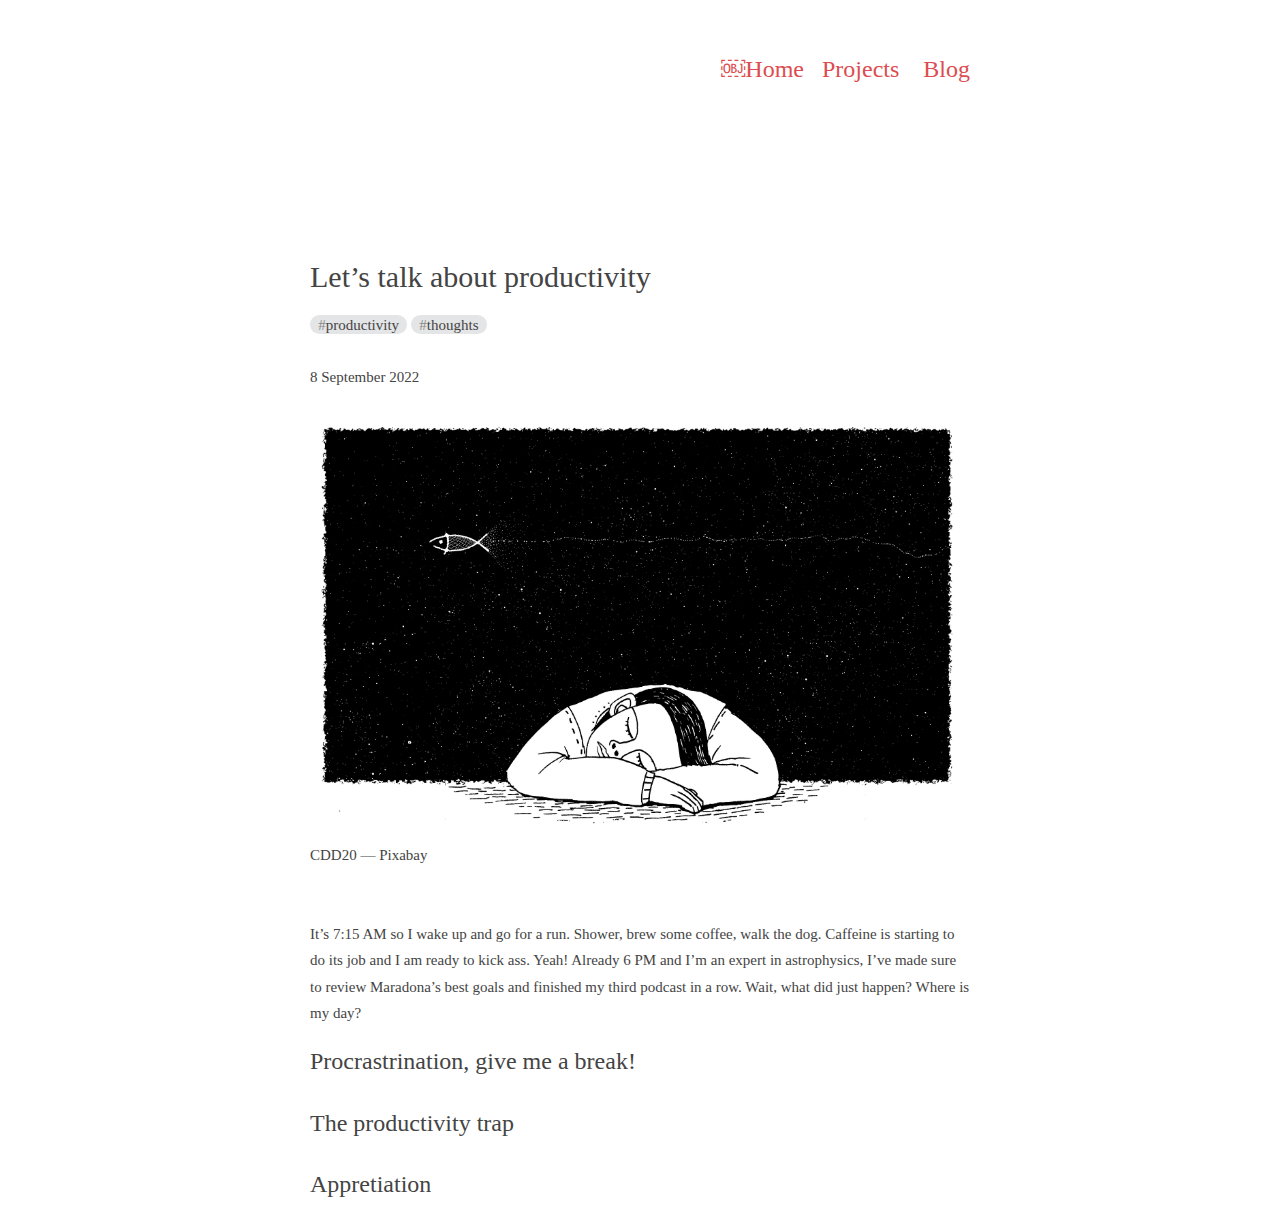
<file: panda_version/entries/lets-talk-about-productivity.html>
<!DOCTYPE html>
<html>
    <head>
        <title>lets-talk-about-productivity</title>
        <meta charset="utf-8" />
        <meta name="viewport" content="width=device-width, initial-scale=1">
        <meta name="bear-note-unique-identifier" content="">
        <meta name="created" content=""/>
        <meta name="modified" content=""/>
        <meta name="tags" content=""/>
        <meta name="last device" content=""/>
        
    </head>
        <style>
             body {
   --base-background-color: #ffffff;
   --document-background-color: var(--base-background-color);
 }

.document-wrapper {
  /* Constants used to transform theme values to CSS */
  --transform-line-height-factor: 1.17;

  /* From template */
  --base-text-color: #444444;
  --base-text-secondary-color: #888888;
  --base-text-tertiary-color: #d9d9d9;
  --base-background-color: #ffffff;
  --base-background-secondary-color: #F3F5F7;
  --base-background-tertiary-color: #E4E5E6;
  --base-stroke-color: #d9d9d9;
  --base-stroke-secondary-color: #d9d9d9;
  --base-accent-color: #DD4C4F;
  --base-highlight-color: #D3FFA4;

  --document-background-color: var(--base-background-color);
  --document-text-color: var(--base-text-color);
  --document-text-secondary-color: var(--base-text-secondary-color);
  --document-text-light-color: var(--base-text-secondary-color);
  --document-accent-color: var(--base-accent-color);
  --document-cursor-color: var(--base-accent-color);
  --document-link-color: var(--base-accent-color);
  --document-list-marker-color: var(--base-accent-color);
  --document-marker-color: var(--base-text-tertiary-color);
  --document-selection-color: var(--base-selection-color);
  --document-selection-inactive-color: var(--base-background-tertiary-color);
  --document-text-font: "AvenirNext-Regular";
  --document-text-size: 15px;
  --document-line-height-multiplier: calc(
    1.5 * var(--transform-line-height-factor)
  );

  --document-headers-text-color: var(--base-text-color);
  --document-headers-font: "AvenirNext-Medium";
  --document-headers-modular-scale: 1.125;
  --document-headers-line-height-multiplier: calc(
    1.4 * var(--transform-line-height-factor)
  );
  --document-headers-add-top-bottom-padding: 1;
  --document-headers-padding-top-multiplier: 0.5;
  --document-headers-padding-bottom-multiplier: 0.3;

  --document-code-text-color: var(--base-text-color);
  --document-code-border-color: var(--base-text-tertiary-color);
  --document-code-background-color: var(--base-background-secondary-color);
  --document-code-font: "Menlo-Regular";
  --document-code-text-size-multiplier: 0.91;

  --document-code-syntax-highlight-comment: #65798c;
  --document-code-syntax-highlight-constant: #0095c9;
  --document-code-syntax-highlight-number: #0095c9;
  --document-code-syntax-highlight-string: #d12f1b;
  --document-code-syntax-highlight-entity: #4a838b;
  --document-code-syntax-highlight-keyword: #ad3da4;
  --document-code-syntax-highlight-function: #4a838b;
  --document-code-syntax-highlight-variable: #4a838b;

  --document-task-background-color: var(--base-background-color);
  --document-task-border-color: var(--base-text-secondary-color);
  --document-task-check-color: var(--base-text-color);

  --document-tag-background-color: var(--base-background-tertiary-color);
  --document-tag-text-color: var(--base-text-color);
  --document-tag-marker-color: var(--base-text-secondary-color);

  --document-highlighter-background-color: var(--base-highlight-color);
  --document-highlighter-text-color: var(--base-text-color);

  --document-file-fold-color: var(--base-background-tertiary-color);
  --document-file-background-color: var(--base-background-secondary-color);

  --document-separator-border-color: var(--base-stroke-secondary-color);

  --document-table-border-color: var(--base-stroke-secondary-color);
  --document-table-cell-background-color: var(--base-background-color);
  --document-table-cell-alternate-background-color: var(
    --base-background-secondary-color
  );
}

/******************************************/
/* Reset */

.document-wrapper div,
.document-wrapper span,
.document-wrapper applet,
.document-wrapper object,
.document-wrapper iframe,
.document-wrapper h1,
.document-wrapper h2,
.document-wrapper h3,
.document-wrapper h4,
.document-wrapper h5,
.document-wrapper h6,
.document-wrapper p,
.document-wrapper blockquote,
.document-wrapper pre,
.document-wrapper a,
.document-wrapper abbr,
.document-wrapper acronym,
.document-wrapper address,
.document-wrapper big,
.document-wrapper cite,
.document-wrapper code,
.document-wrapper del,
.document-wrapper dfn,
.document-wrapper em,
.document-wrapper ins,
.document-wrapper kbd,
.document-wrapper q,
.document-wrapper s,
.document-wrapper samp,
.document-wrapper small,
.document-wrapper strike,
.document-wrapper strong,
.document-wrapper tt,
.document-wrapper var,
.document-wrapper b,
.document-wrapper u,
.document-wrapper i,
.document-wrapper center,
.document-wrapper dl,
.document-wrapper dt,
.document-wrapper dd,
.document-wrapper ol,
.document-wrapper ul,
.document-wrapper li,
.document-wrapper fieldset,
.document-wrapper form,
.document-wrapper label,
.document-wrapper legend,
.document-wrapper table,
.document-wrapper caption,
.document-wrapper tbody,
.document-wrapper tfoot,
.document-wrapper thead,
.document-wrapper tr,
.document-wrapper th,
.document-wrapper td,
.document-wrapper article,
.document-wrapper aside,
.document-wrapper canvas,
.document-wrapper details,
.document-wrapper embed,
.document-wrapper figure,
.document-wrapper figcaption,
.document-wrapper footer,
.document-wrapper header,
.document-wrapper hgroup,
.document-wrapper menu,
.document-wrapper nav,
.document-wrapper output,
.document-wrapper ruby,
.document-wrapper section,
.document-wrapper summary,
.document-wrapper time,
.document-wrapper mark,
.document-wrapper audio,
.document-wrapper video {
  all:unset;
}

.document-wrapper *:before,
.document-wrapper *:after {
  all: unset;
}

/******************************************/
/* Derived CSS variables */

.document-wrapper  {
  --document-inline-padding-top-bottom: 0.25em;
  --document-inline-padding-left-right: 0.25em;

  --header-1-font-size: 2em;
  --header-2-font-size: 1.6em;
  --header-3-font-size: 1.27em;

  --document-hairline-width: calc(var(--document-text-size) / 15);
}

/******************************************/
/* General settings */

body {
  background-color: var(--document-background-color);
  text-rendering: optimizeLegibility;
}

.document-wrapper {
  box-sizing: border-box;

  background-color: var(--document-background-color);
  color: var(--document-text-color);

  font-family: var(--document-text-font);
  font-size: var(--document-text-size);
  line-height: var(--document-line-height-multiplier);

  min-height: 100%;
  max-width: 48em;
  width: 100%;
  tab-size: 4;
  margin: 0 auto;
  padding: 0 2em;
}

.document-wrapper:focus-visible {
  outline: none;
}

.document-wrapper .marker {
  color: var(--document-marker-color);
  display: none;
}

.document-wrapper [data-direction="2"] {
  direction: rtl;
}

/******************************************/
/* Paragraphs */

.document-wrapper p {
  display: block;
}

/******************************************/
/* Blank lines */

.document-wrapper p.blank-line::before {
  /* Force empty lines to take up space. */
  content: " ";
}

/******************************************/
/* Headings */

.document-wrapper h1,
.document-wrapper h2,
.document-wrapper h3,
.document-wrapper h4,
.document-wrapper h5,
.document-wrapper h6 {
  font-family: var(--document-headers-font);
  display: block;
  line-height: var(--document-headers-line-height-multiplier);
}

.document-wrapper h1 {
  font-size: var(--header-1-font-size);
  padding-block-start: 0.8em;
  padding-block-end: 0.33em;
}

.document-wrapper h2 {
  font-size: var(--header-2-font-size);
  padding-block-start: 0.66em;
  padding-block-end: 0.27em;
}

.document-wrapper h3 {
  font-size: var(--header-3-font-size);
  padding-block-start: 0.53em;
  padding-block-end: 0.27em;
}

.document-wrapper h4,
.document-wrapper h5,
.document-wrapper h6 {
  padding-block-start: 0.4em;
  padding-block-end: 0.27em;
}

/* Setext headings */

.document-wrapper h1.setext {
  border-bottom: calc(2 * var(--document-hairline-width)) solid
    var(--document-separator-border-color);
  padding-bottom: 0.6em;
  margin-bottom: 0.45em;
}

.document-wrapper h2.setext {
  border-bottom: calc(2 * var(--document-hairline-width)) solid
    var(--document-separator-border-color);
  padding-bottom: 0.6em;
  margin-bottom: 0.2em;
}

.document-wrapper .setext-heading-marker + .line-ending {
  display: none;
}

/******************************************/
/* Lists */

.document-wrapper ul,
.document-wrapper ol {
  display: block;
  padding-inline-start: 2.13em;
}

.document-wrapper li {
  display: list-item;
  color: var(--document-text-color);
}

.document-wrapper li > p {
  /* If not inline, it will be put on a new line after the list item ::marker that is inline. */
  display: inline;
}

.document-wrapper li > p > .space:first-child {
  /* Hide space used for indentation. */
  display: none;
}

/* Unordered lists */

.document-wrapper ul {
  list-style-type: disc;
}

.document-wrapper li ul {
  list-style: circle;
}

.document-wrapper li li ul {
  list-style: disc; /* should be black diamond, but that is not supported */
}

.document-wrapper li li li ul {
  list-style: circle; /* should be white diamond, but that is not supported */
}

.document-wrapper li li li li ul {
  list-style: disc;
}

.document-wrapper li li li li li ul {
  list-style: circle;
}

.document-wrapper li li li li li li ul {
  list-style: disc; /* should be black diamond, but that is not supported */
}

.document-wrapper li li li li li li li ul {
  list-style: circle; /* should be white diamond, but that is not supported */
}

.document-wrapper li::marker {
  color: var(--document-list-marker-color);
}

/* Ordered lists */

.document-wrapper ol {
  list-style-type: none;
  counter-reset: custom-list-item calc(var(--data-list-start, 1) - 1);
}

.document-wrapper ol > li {
  counter-increment: custom-list-item;
  position: relative;
}

.document-wrapper ol > li::before {
  content: counter(custom-list-item) ". ";
  color: var(--document-list-marker-color);
  position: absolute;
  transform: translate(calc(-100% - 0.33em), 0);
}

.document-wrapper ol > li[data-big-number="true"] {
  margin-inline-start: -2.05em;
}

.document-wrapper ol > li[data-big-number="true"]::before {
  position: static;
  padding-inline-end: 0.25em;
}

.document-wrapper ol > li[data-list-type="1"]:before {
  content: counter(custom-list-item) ") ";
}

.document-wrapper ol[data-direction="2"] > li::before,
.document-wrapper [data-direction="2"] ol > li::before {
  transform: translate(calc(100% + 0.33em), 0);
}

/* Task lists */

.document-wrapper li[role="checkbox"] {
  list-style: none;
  position: relative;
}

.document-wrapper li[aria-checked="true"] {
  color: var(--document-text-secondary-color);
}

.document-wrapper .todo-checkbox {
    display: inline-block;
    margin-left: -1.7em;
    margin-right: 0.5em;
}

.document-wrapper .todo-checkbox svg {
  display: inline-block;
  margin-bottom: -0.3em;
}

/******************************************/
/* Blockquote */

.document-wrapper blockquote {
  display: block;
  padding-inline-start: 2.13em;
  position: relative;
}

.document-wrapper blockquote::before {
  content: "";
  position: absolute;
  top: 0.2em;
  left: 1em;
  width: 0.13em;
  height: calc(100% - 0.4em);
  border: var(--document-hairline-width) solid var(--document-list-marker-color);
  border-radius: 0.33em;
}

.document-wrapper blockquote[data-direction="2"]::before,
.document-wrapper [data-direction="2"] blockquote::before {
  left: 0;
  right: 1em;
}

.document-wrapper blockquote::before {
  background-color: var(--document-list-marker-color);
}

.document-wrapper blockquote blockquote::before {
  background-color: transparent;
}

.document-wrapper blockquote blockquote blockquote::before {
  background-color: var(--document-list-marker-color);
}

.document-wrapper blockquote blockquote blockquote blockquote::before {
  background-color: transparent;
}

.document-wrapper blockquote blockquote blockquote blockquote blockquote::before {
  background-color: var(--document-list-marker-color);
}

.document-wrapper
  blockquote
  blockquote
  blockquote
  blockquote
  blockquote
  blockquote::before {
  background-color: transparent;
}

/******************************************/
/* Thematic breaks */

.document-wrapper hr {
  display: block;
  margin-block-start: calc(var(--document-line-height-multiplier) * 0.5em);
  margin-block-end: calc(var(--document-line-height-multiplier) * -0.5em);
  border-top: var(--document-hairline-width) solid
    var(--document-separator-border-color);
}

/******************************************/
/* Code, HTML and YAML blocks */

.document-wrapper pre {
  display: block;
  white-space: pre-wrap;
  font-family: var(--document-code-font), monospace;
  font-size: var(--document-code-text-size-multiplier);
}

.document-wrapper pre.indented-code,
.document-wrapper pre.fenced-code,
.document-wrapper pre.yaml {
  color: var(--document-code-text-color);
  background-color: var(--document-code-background-color);
  border-radius: 0.25em;
}

.document-wrapper pre.indented-code {
  /* Have indent for wrapped lines. */
  padding-inline-start: 2.13em;
}

.document-wrapper pre.fenced-code,
.document-wrapper pre.yaml {
  padding: 0 0.5em;
}

.document-wrapper .fenced-code *,
.document-wrapper .indented-code .space,
.document-wrapper .yaml-marker + .line-ending {
  display: none;
}
.document-wrapper .fenced-code-content,
.document-wrapper .fenced-code-content * {
  display: inline;
}
.document-wrapper .fenced-code-content .marker,
.document-wrapper .fenced-code-content .space {
  display: none;
}

.document-wrapper .fenced-code::before {
  /* Force empty code block to take up space by inserting a zero-width-space. */
  content: "\200B";
}

/******************************************/
/* Inline code */

.document-wrapper code {
  font-family: var(--document-code-font), monospace;
  font-size: var(--document-code-text-size-multiplier);
  padding: var(--document-inline-padding-top-bottom)
    var(--document-inline-padding-left-right);
  color: var(--document-code-text-color);
  background-color: var(--document-code-background-color);
  font-weight: normal;
  font-style: normal;
  display: block;
  border-radius: 0.25em;
}

.document-wrapper code.code-inline {
  display: inline;
}

.document-wrapper mark code {
  color: var(--document-text-color);
  background-color: var(--document-highlighter-background-color);
}

/******************************************/
/* Emphasis and strong */

.document-wrapper em,
.document-wrapper i {
  /*font-style: italic;*/
  font-family: "AvenirNext-Italic";
}

.document-wrapper strong,
.document-wrapper b {
  /*font-weight: bold;*/
  font-family: "AvenirNext-Bold";
}

/******************************************/
/* Highlight */

.document-wrapper mark {
  color: var(--document-text-color);
  background-color: var(--document-highlighter-background-color);
  text-decoration: inherit;
  padding: var(--document-inline-padding-top-bottom)
    var(--document-inline-padding-left-right);
  unicode-bidi: embed;
  border-radius: 0.25em;
}

/******************************************/
/* Underline and strike through */

.document-wrapper u {
  text-decoration: underline;
  text-decoration-color: var(--document-accent-color);
  unicode-bidi: embed;
}

.document-wrapper strike,
.document-wrapper s {
  text-decoration: line-through;
}

/******************************************/
/* Links, Wiki links, and images */

.document-wrapper a {
  color: var(--document-link-color);
  unicode-bidi: embed;
  cursor: pointer;
}

.document-wrapper a:hover {
  text-decoration: inherit;
}

.document-wrapper .link-destination,
.document-wrapper .link-title,
.document-wrapper .link-label,
.document-wrapper .link .space,
.document-wrapper .image-destination,
.document-wrapper .image-title,
.document-wrapper .image-label,
.document-wrapper .image .space {
  display: none;
}

.document-wrapper .wiki-separator-marker {
  display: inline;
  color: inherit;
}

/******************************************/
/* Link definitions */

.document-wrapper div.link-definition {
  display: block;
}

.document-wrapper .link-definition-title {
  color: var(--document-text-light-color);
}

.document-wrapper .link-definition-separator {
  display: inline;
}

/******************************************/
/* Footnotes */

.document-wrapper div.footnote {
  display: block;
}

.document-wrapper .footnote-separator {
  display: inline;
}

.document-wrapper .footnote-ref {
  font-size: 0.9em;
  vertical-align: super;
}

/******************************************/
/* Hard linebreak */

.document-wrapper .hard-linebreak-marker {
  display: none;
}

/******************************************/
/* Entities */

.document-wrapper span.entity {
  direction: ltr;
  unicode-bidi: embed;
  color: var(--document-code-syntax-highlight-entity);
}

.document-wrapper .entity-marker {
  display: inline;
}

/******************************************/
/* backslash escapes */

.document-wrapper span.escape {
  unicode-bidi: embed;
}

/******************************************/
/* Color */

.document-wrapper .color {
  font-family: var(--document-code-font), monospace;
  font-size: var(--document-code-text-size-multiplier);
  padding-inline-start: 1.2em;
  position: relative;
  direction: ltr;
  unicode-bidi: embed;
}

.document-wrapper .color::before {
  content: "";
  position: absolute;
  width: 0.9em;
  height: 0.9em;
  left: 0em;
  bottom: 0em;
  transform: translateY(-15%);
  border: var(--document-hairline-width) solid rgb(0, 0, 0, 0.3);
  border-radius: 0.9em;
  background-color: var(--data-color);
}

.document-wrapper .color-marker {
  display: inline;
}

/******************************************/
/* Hashtag */

.document-wrapper .hashtag {
  color: var(--document-tag-text-color);
  background-color: var(--document-tag-background-color);
  border-radius: 1em;
  padding: calc(
      var(--document-inline-padding-top-bottom) - 2 * var(--document-hairline-width)
    )
    calc(var(--document-inline-padding-left-right) + 0.3em);
  unicode-bidi: embed;
}

.document-wrapper .hashtag > .marker {
  display: inline;
  color: var(--document-tag-marker-color);
  padding: 0;
}

/******************************************/
/* Replace */

.document-wrapper .replace .text {
  display: none;
}

/******************************************/
/* Table */

.document-wrapper table {
  display: block; /* To allow for overflow with scroll bars. */
  max-width: fit-content;
  overflow-x: auto;
  border-collapse: separate; /* Can't use border collapse with rounded corners. */
  border-spacing: 0;
  border: var(--document-hairline-width) solid var(--document-table-border-color);
  border-radius: 0.33em;
  margin-bottom: calc(var(--document-line-height-multiplier) * 1em);
}

.document-wrapper table[data-direction="2"] {
  /* We force the ordering of the table rows to be the same as left-to-right,
  while keeping the alignment to right. */
  margin-left: auto;
  direction: ltr;
}

.document-wrapper tr {
  display: table-row;
  background-color: var(--document-table-cell-background-color);
}

.document-wrapper tr.header-row,
.document-wrapper tr:nth-child(odd) {
  background-color: var(--document-table-cell-alternate-background-color);
}

.document-wrapper tr.delimiter-row {
  display: none;
}

.document-wrapper th {
  /*font-weight: bold;*/
  font-family: "AvenirNext-Bold";
  text-align: left;
}

.document-wrapper td,
.document-wrapper th {
  box-sizing: border-box;
  display: table-cell;
  padding: 0.37em 0.75em;
  min-width: 5em;
  border-right: var(--document-hairline-width) solid
    var(--document-table-border-color);
}

.document-wrapper td:last-of-type,
.document-wrapper th:last-of-type {
  border: none;
}

.document-wrapper table[data-direction="2"] td {
  margin-left: auto;
}

.document-wrapper td[data-alignment="1"] {
  text-align: left;
}

.document-wrapper td[data-alignment="2"] {
  text-align: right;
}

.document-wrapper td[data-alignment="3"] {
  text-align: center;
}

/******************************************/
/* Code Highlighting */

.document-wrapper .code_comment {
    color: var(--document-code-syntax-highlight-comment);
}

.document-wrapper .code_constant {
    color: var(--document-code-syntax-highlight-constant);
}

.document-wrapper .code_number {
    color: var(--document-code-syntax-highlight-number);
}

.document-wrapper .code_string {
    color: var(--document-code-syntax-highlight-string);
}

.document-wrapper .code_entity {
    color: var(--document-code-syntax-highlight-entity);
}

.document-wrapper .code_keyword {
    color: var(--document-code-syntax-highlight-keyword);
}

.document-wrapper .code_function {
    color: var(--document-code-syntax-highlight-function);
}

.document-wrapper .code_variable {
    color: var(--document-code-syntax-highlight-variable);
}

/******************************************/
/* images */

.document-wrapper img {
  
  max-width: 100%;
}

/******************************************/
/* SVGs */

.document-wrapper .arrow svg #body,
.document-wrapper .arrow svg #head {
    fill: var(--base-text-color);
}

.document-wrapper .todo-checkbox svg #body {
    stroke: var(--document-task-border-color);
}

.document-wrapper .todo-checkbox svg #check {
    fill: var(--document-task-check-color);
}

.document-wrapper .todo-checkbox.todo-checked svg #body {
   opacity: 0.35;
}

.document-wrapper .todo-checkbox.todo-checked svg #check {
   opacity: 0.4;
}

        </style>
    <body>
        <div class="document-wrapper">
            <br>
<p><h2 style="text-align: right;"><pre><b><a href='/index.html'>￼Home</a>   <a href='/projects.html'>Projects</a>    <a href='/blog.html'>Blog</a></b></pre></h2></p><br>
<br>
<br>
<br>
<br>
<h1 id='Let’s talk about productivity'>Let’s talk about productivity</h1><p><span class='hashtag'><span class='hashtag-marker marker'>#</span>productivity</span> <span class='hashtag'><span class='hashtag-marker marker'>#</span>thoughts</span></p><br>
<p>8 September 2022</p><br>
<p><img src='lets-talk-about-productivity/fairy-tale-ge4f80a904_1920.png' width='654'><br>
<i>CDD20</i> — Pixabay</p><br>
<br>
<p>It’s 7:15 AM so I wake up and go for a run. Shower, brew some coffee, walk the dog. Caffeine is starting to do its job and I am ready to kick ass. Yeah! Already 6 PM and I’m an expert in astrophysics, I’ve made sure to review Maradona’s best goals and finished my third podcast in a row. Wait, what did just happen? Where is my day?</p><h2 id='Procrastrination, give me a break!'>Procrastrination, give me a break!</h2><h2 id='The productivity trap'>The productivity trap</h2><h2 id='Appretiation'>Appretiation</h2>
        </div>
    </body>
</html>
</file>
<file: style.css>
.shadow-shorter {
    box-shadow:0 1px 1px rgba(0, 0, 0, 0.11), 0 2px 2px rgba(0, 0, 0, 0.11), 0 4px 4px rgba(0, 0, 0, 0.11), 0 6px 8px rgba(0, 0, 0, 0.11), 0 8px 16px rgba(0, 0, 0, 0.11)
}
</file>
